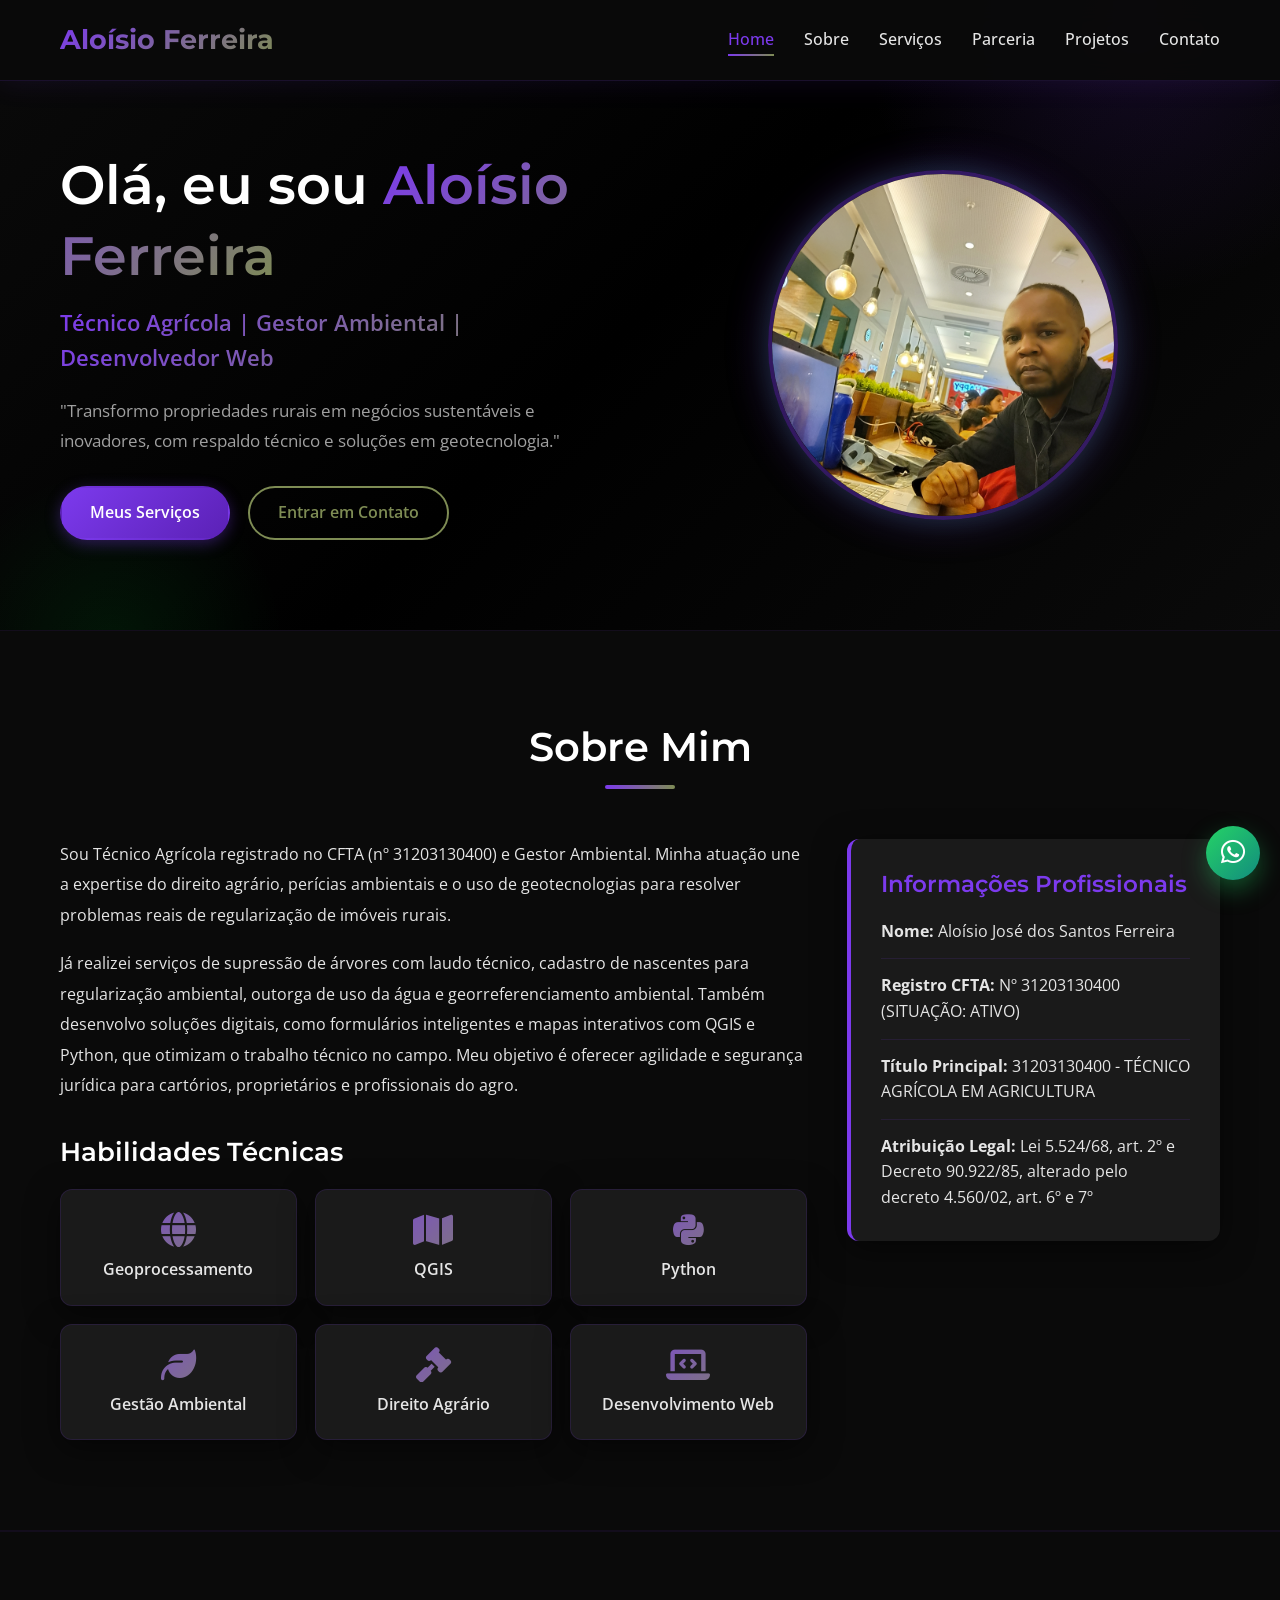
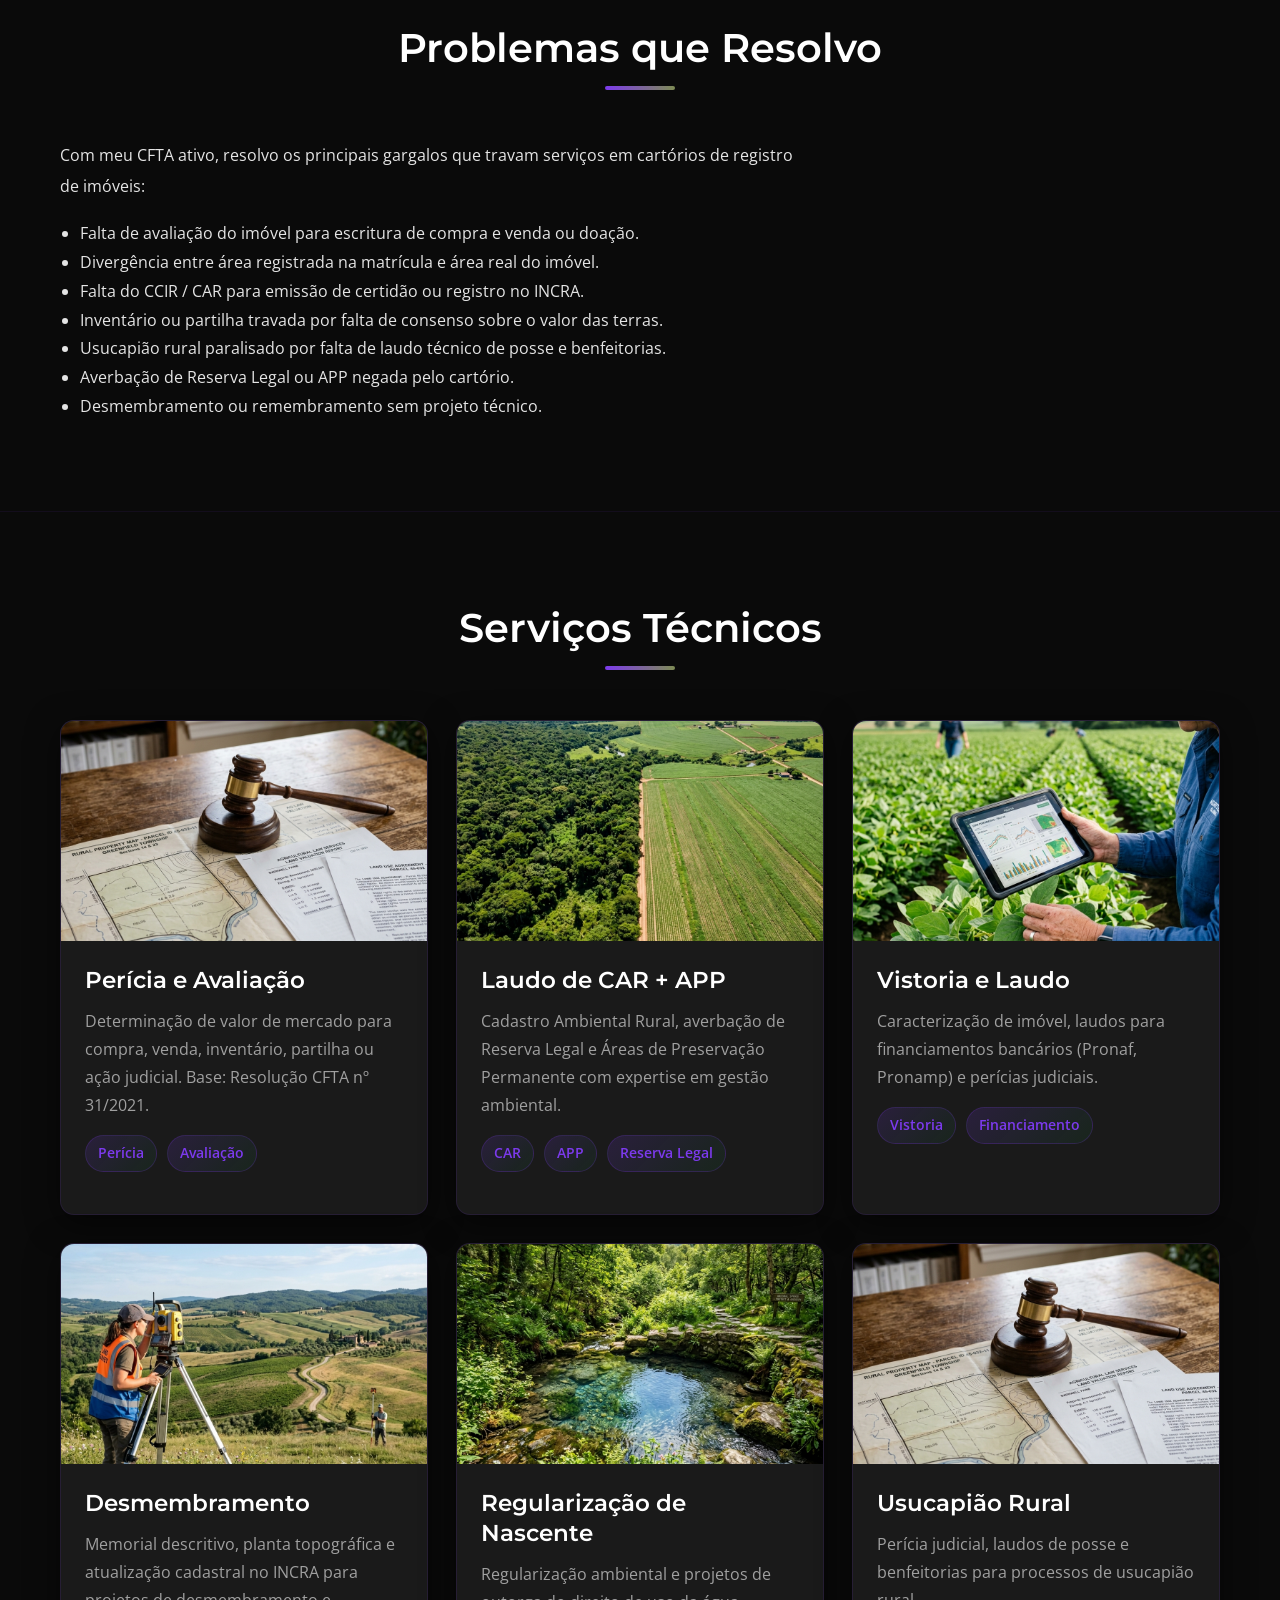
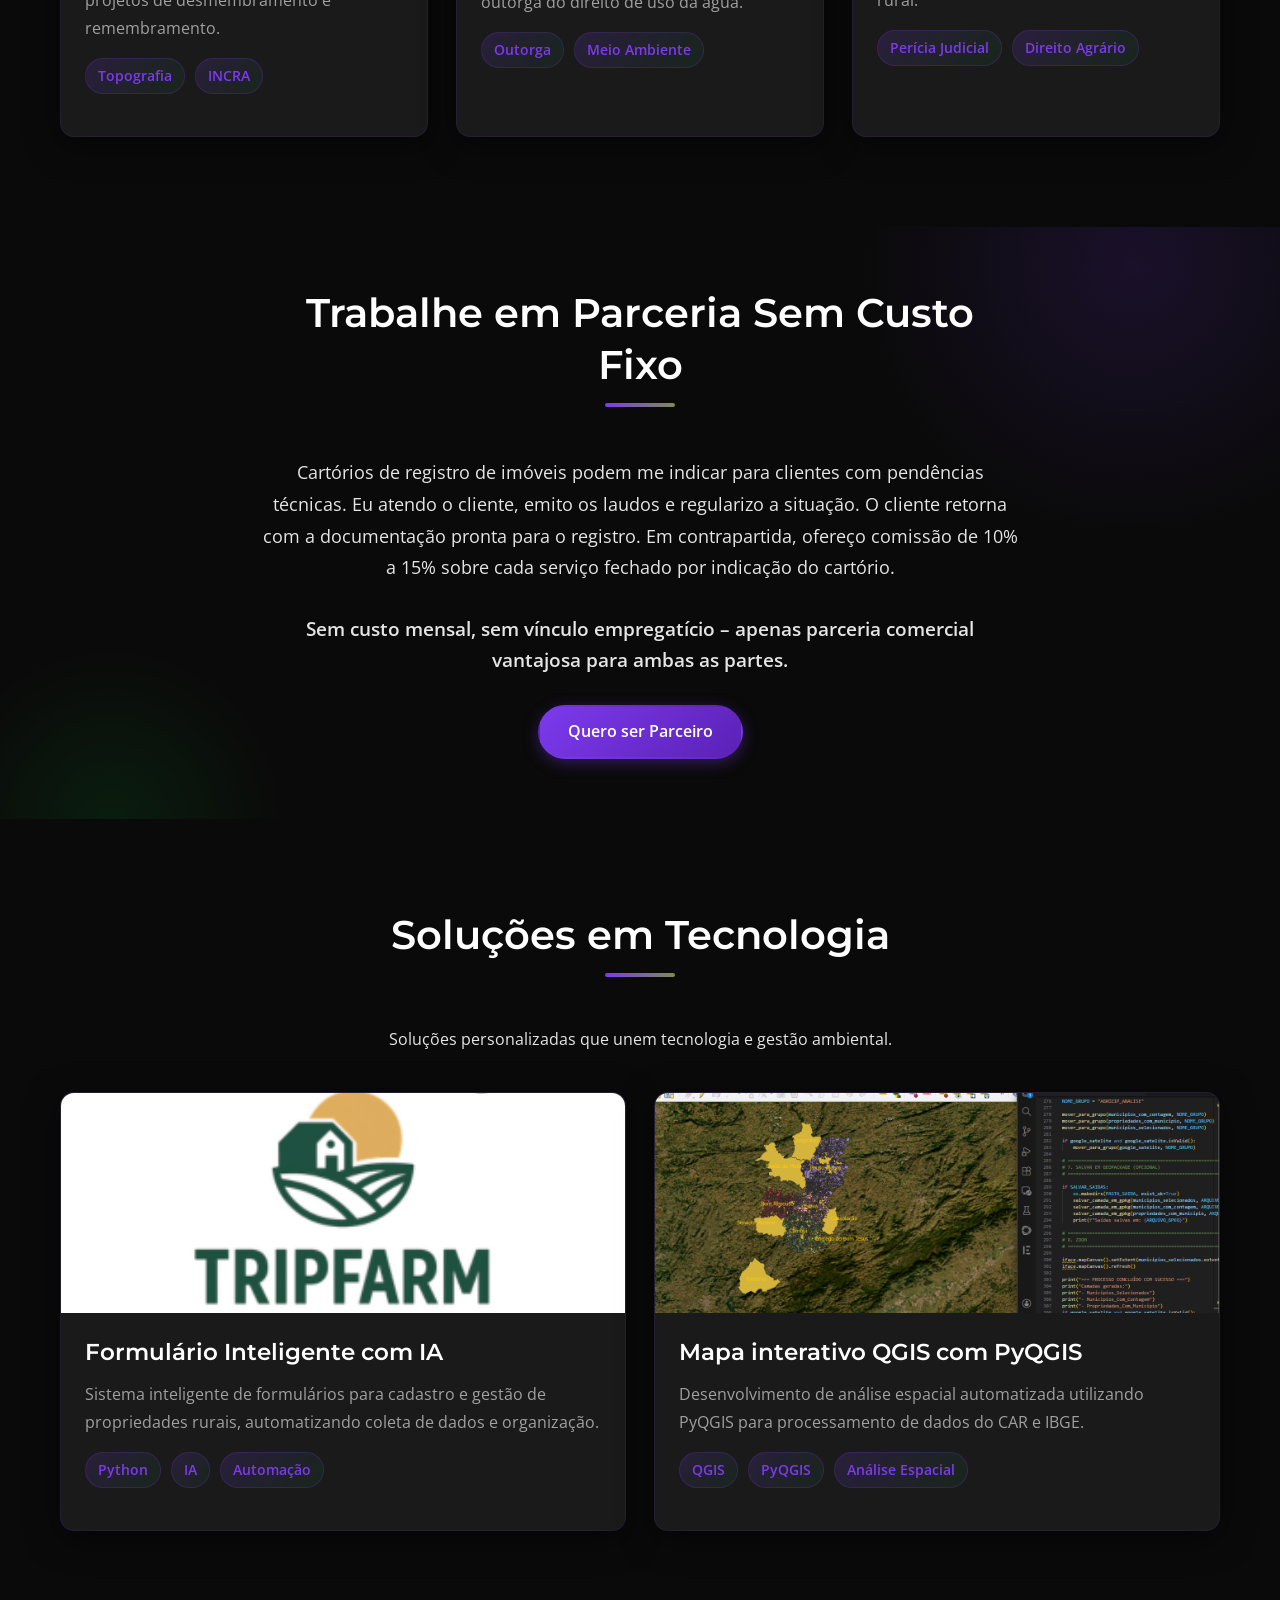
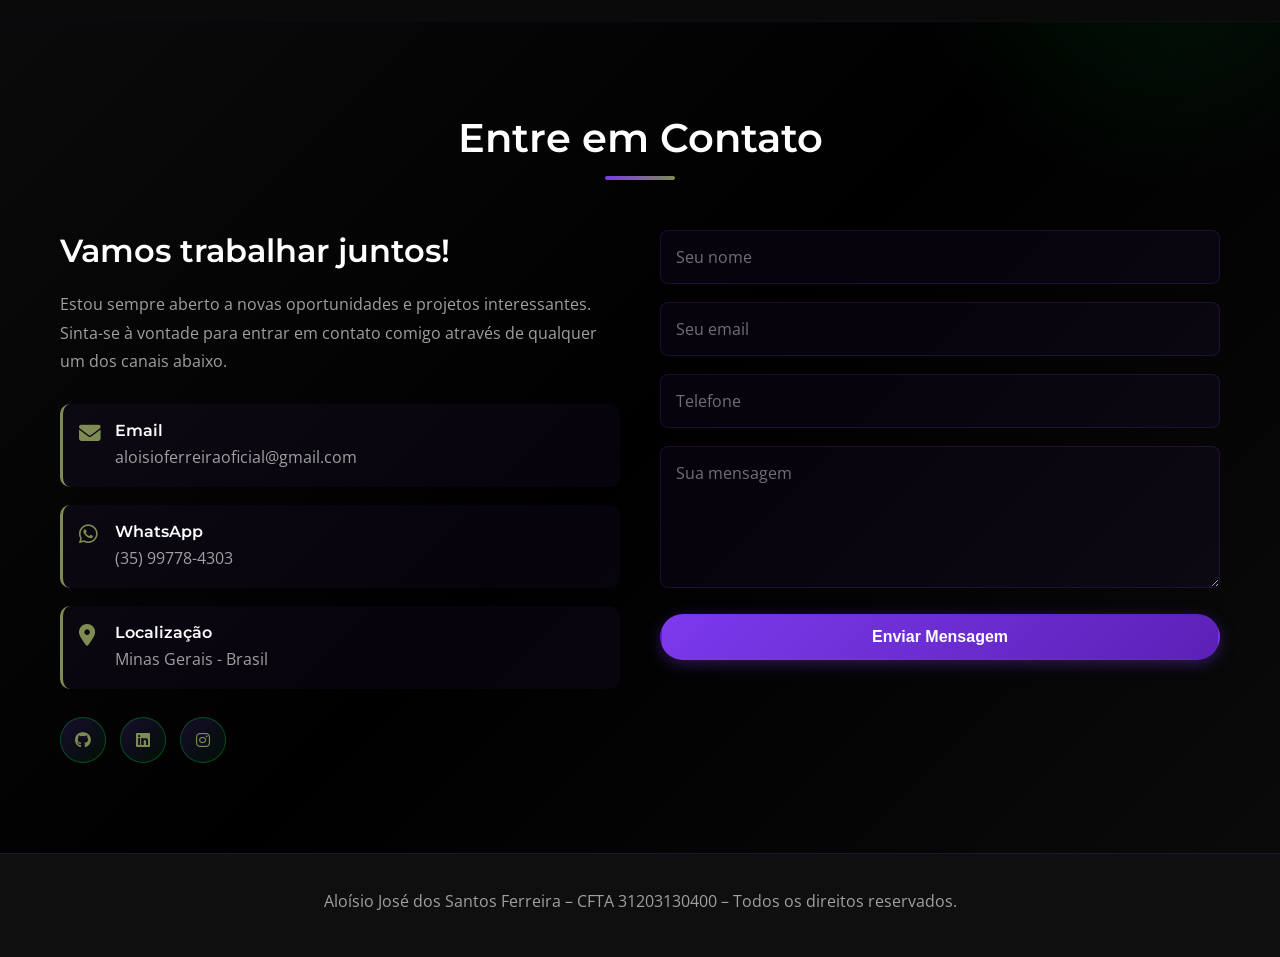
<file: index.html>
<!DOCTYPE html>
<html lang="pt-br">

<head>
    <meta charset="UTF-8">
    <meta name="viewport" content="width=device-width, initial-scale=1.0">
    <meta name="description"
        content="Portfólio de Aloísio José dos Santos Ferreira - Técnico Agrícola em Agricultura, Gestor Ambiental e Desenvolvedor Web.">
    <meta name="theme-color" content="#7C3AED">
    <title>Portfólio - Aloísio Ferreira</title>

    <link rel="stylesheet" href="style.css">
    <link rel="stylesheet" href="https://cdnjs.cloudflare.com/ajax/libs/font-awesome/6.4.0/css/all.min.css">
    <link
        href="https://fonts.googleapis.com/css2?family=Montserrat:wght@300;400;500;600;700&family=Open+Sans:wght@300;400;600&display=swap"
        rel="stylesheet">
</head>

<body>
    <nav class="navbar" role="navigation" aria-label="Navegação principal">
        <div class="container">
            <a href="#home" class="logo" aria-label="Logo do portfólio">Aloísio Ferreira</a>

            <ul class="nav-links">
                <li><a href="#home">Home</a></li>
                <li><a href="#sobre">Sobre</a></li>
                <li><a href="#servicos">Serviços</a></li>
                <li><a href="#parceria">Parceria</a></li>
                <li><a href="#projetos">Projetos</a></li>
                <li><a href="#contato">Contato</a></li>
            </ul>

            <button class="menu-toggle" aria-label="Abrir menu de navegação" aria-expanded="false">
                <i class="fas fa-bars"></i>
            </button>
        </div>
    </nav>

    <section id="home" class="hero" role="region" aria-label="Seção inicial">
        <div class="container hero-container">
            <div class="hero-content">
                <h1>Olá, eu sou <span class="highlight">Aloísio Ferreira</span></h1>
                <p class="subtitle">Técnico Agrícola | Gestor Ambiental | Desenvolvedor Web</p>
                <p class="description">
                    "Transformo propriedades rurais em negócios sustentáveis e inovadores, com respaldo técnico e soluções em geotecnologia."
                </p>

                <div class="hero-buttons">
                    <a href="#servicos" class="btn btn-primary">Meus Serviços</a>
                    <a href="#contato" class="btn btn-secondary">Entrar em Contato</a>
                </div>
            </div>

            <div class="hero-image">
                <img src="assents/images/aloisio.jpg" alt="Aloísio Ferreira" class="image-placeholder">
            </div>
        </div>
    </section>

    <section id="sobre" class="sobre" role="region" aria-label="Sobre mim">
        <div class="container">
            <h2 class="section-title">Sobre Mim</h2>

            <div class="sobre-content">
                <div class="sobre-text">
                    <p>
                        Sou Técnico Agrícola registrado no CFTA (nº 31203130400) e Gestor Ambiental. Minha atuação une a expertise do direito agrário, perícias ambientais e o uso de geotecnologias para resolver problemas reais de regularização de imóveis rurais.
                    </p>

                    <p>
                        Já realizei serviços de supressão de árvores com laudo técnico, cadastro de nascentes para regularização ambiental, outorga de uso da água e georreferenciamento ambiental. Também desenvolvo soluções digitais, como formulários inteligentes e mapas interativos com QGIS e Python, que otimizam o trabalho técnico no campo. Meu objetivo é oferecer agilidade e segurança jurídica para cartórios, proprietários e profissionais do agro.
                    </p>

                    <div class="skills">
                        <h3>Habilidades Técnicas</h3>

                        <div class="skills-grid">
                            <div class="skill-item">
                                <i class="fas fa-globe"></i>
                                <span>Geoprocessamento</span>
                            </div>

                            <div class="skill-item">
                                <i class="fas fa-map"></i>
                                <span>QGIS</span>
                            </div>

                            <div class="skill-item">
                                <i class="fab fa-python"></i>
                                <span>Python</span>
                            </div>

                            <div class="skill-item">
                                <i class="fas fa-leaf"></i>
                                <span>Gestão Ambiental</span>
                            </div>

                            <div class="skill-item">
                                <i class="fas fa-gavel"></i>
                                <span>Direito Agrário</span>
                            </div>

                            <div class="skill-item">
                                <i class="fas fa-laptop-code"></i>
                                <span>Desenvolvimento Web</span>
                            </div>
                        </div>
                    </div>
                </div>

                <div class="sobre-info">
                    <div class="info-card">
                        <h3>Informações Profissionais</h3>
                        <ul>
                            <li><strong>Nome:</strong> Aloísio José dos Santos Ferreira</li>
                            <li><strong>Registro CFTA:</strong> Nº 31203130400 (SITUAÇÃO: ATIVO)</li>
                            <li><strong>Título Principal:</strong> 31203130400 - TÉCNICO AGRÍCOLA EM AGRICULTURA</li>
                            <li><strong>Atribuição Legal:</strong> Lei 5.524/68, art. 2º e Decreto 90.922/85, alterado pelo decreto 4.560/02, art. 6º e 7º</li>
                        </ul>
                    </div>
                </div>
            </div>
        </div>
    </section>

    <!-- NOVA SEÇÃO: Problemas que resolvo -->
    <section id="problemas" class="sobre" style="background-color: var(--bg-alt);" role="region" aria-label="Problemas que resolvo">
        <div class="container">
            <h2 class="section-title">Problemas que Resolvo</h2>
            <div class="sobre-content">
                <div class="sobre-text" style="width: 100%;">
                    <p>Com meu CFTA ativo, resolvo os principais gargalos que travam serviços em cartórios de registro de imóveis:</p>
                    <ul style="list-style-type: disc; margin-left: 20px; line-height: 1.8;">
                        <li>Falta de avaliação do imóvel para escritura de compra e venda ou doação.</li>
                        <li>Divergência entre área registrada na matrícula e área real do imóvel.</li>
                        <li>Falta do CCIR / CAR para emissão de certidão ou registro no INCRA.</li>
                        <li>Inventário ou partilha travada por falta de consenso sobre o valor das terras.</li>
                        <li>Usucapião rural paralisado por falta de laudo técnico de posse e benfeitorias.</li>
                        <li>Averbação de Reserva Legal ou APP negada pelo cartório.</li>
                        <li>Desmembramento ou remembramento sem projeto técnico.</li>
                    </ul>
                </div>
            </div>
        </div>
    </section>

    <!-- SEÇÃO DE SERVIÇOS TÉCNICOS baseada nos cards de projetos -->
    <section id="servicos" class="projetos" role="region" aria-label="Serviços Técnicos">
        <div class="container">
            <h2 class="section-title">Serviços Técnicos</h2>

            <div class="projetos-grid">
                <div class="projeto-card">
                    <div class="projeto-img">
                        <img src="assents/images/pericia_avaliacao_1781607121762.png" alt="Perícia e Avaliação" class="projeto-imagem">
                    </div>
                    <div class="projeto-info">
                        <h3>Perícia e Avaliação</h3>
                        <p>
                            Determinação de valor de mercado para compra, venda, inventário, partilha ou ação judicial. Base: Resolução CFTA nº 31/2021.
                        </p>
                        <div class="projeto-tags">
                            <span class="tag">Perícia</span>
                            <span class="tag">Avaliação</span>
                        </div>
                    </div>
                </div>

                <div class="projeto-card">
                    <div class="projeto-img">
                        <img src="assents/images/car_app_laudo_1781607206945.png" alt="Laudo de CAR e APP" class="projeto-imagem">
                    </div>
                    <div class="projeto-info">
                        <h3>Laudo de CAR + APP</h3>
                        <p>
                            Cadastro Ambiental Rural, averbação de Reserva Legal e Áreas de Preservação Permanente com expertise em gestão ambiental.
                        </p>
                        <div class="projeto-tags">
                            <span class="tag">CAR</span>
                            <span class="tag">APP</span>
                            <span class="tag">Reserva Legal</span>
                        </div>
                    </div>
                </div>

                <div class="projeto-card">
                    <div class="projeto-img">
                        <img src="assents/images/vistoria_laudo_1781607281489.png" alt="Vistoria e Laudo" class="projeto-imagem">
                    </div>
                    <div class="projeto-info">
                        <h3>Vistoria e Laudo</h3>
                        <p>
                            Caracterização de imóvel, laudos para financiamentos bancários (Pronaf, Pronamp) e perícias judiciais.
                        </p>
                        <div class="projeto-tags">
                            <span class="tag">Vistoria</span>
                            <span class="tag">Financiamento</span>
                        </div>
                    </div>
                </div>

                <div class="projeto-card">
                    <div class="projeto-img">
                        <img src="assents/images/desmembramento_topografia_1781607310013.png" alt="Desmembramento e Topografia" class="projeto-imagem">
                    </div>
                    <div class="projeto-info">
                        <h3>Desmembramento</h3>
                        <p>
                            Memorial descritivo, planta topográfica e atualização cadastral no INCRA para projetos de desmembramento e remembramento.
                        </p>
                        <div class="projeto-tags">
                            <span class="tag">Topografia</span>
                            <span class="tag">INCRA</span>
                        </div>
                    </div>
                </div>

                <div class="projeto-card">
                    <div class="projeto-img">
                        <img src="assents/images/regularizacao_nascente_1781607322660.png" alt="Regularização de Nascente" class="projeto-imagem">
                    </div>
                    <div class="projeto-info">
                        <h3>Regularização de Nascente</h3>
                        <p>
                            Regularização ambiental e projetos de outorga do direito de uso da água.
                        </p>
                        <div class="projeto-tags">
                            <span class="tag">Outorga</span>
                            <span class="tag">Meio Ambiente</span>
                        </div>
                    </div>
                </div>

                <div class="projeto-card">
                    <div class="projeto-img">
                        <img src="assents/images/pericia_avaliacao_1781607121762.png" alt="Usucapião Rural" class="projeto-imagem">
                    </div>
                    <div class="projeto-info">
                        <h3>Usucapião Rural</h3>
                        <p>
                            Perícia judicial, laudos de posse e benfeitorias para processos de usucapião rural.
                        </p>
                        <div class="projeto-tags">
                            <span class="tag">Perícia Judicial</span>
                            <span class="tag">Direito Agrário</span>
                        </div>
                    </div>
                </div>
            </div>
        </div>
    </section>

    <!-- NOVA SEÇÃO: Parceria com Cartórios -->
    <section id="parceria" class="hero" style="padding: 60px 0; background: var(--bg-alt);" role="region" aria-label="Parceria com Cartórios">
        <div class="container" style="text-align: center; max-width: 800px;">
            <h2 class="section-title">Trabalhe em Parceria Sem Custo Fixo</h2>
            <p style="font-size: 1.1rem; line-height: 1.8; margin-bottom: 30px;">
                Cartórios de registro de imóveis podem me indicar para clientes com pendências técnicas. Eu atendo o cliente, emito os laudos e regularizo a situação. O cliente retorna com a documentação pronta para o registro. Em contrapartida, ofereço comissão de 10% a 15% sobre cada serviço fechado por indicação do cartório.
            </p>
            <p style="font-size: 1.2rem; font-weight: 600; color: var(--primary);">
                Sem custo mensal, sem vínculo empregatício – apenas parceria comercial vantajosa para ambas as partes.
            </p>
            <a href="#contato" class="btn btn-primary" style="margin-top: 30px;">Quero ser Parceiro</a>
        </div>
    </section>

    <!-- SEÇÃO DE PROJETOS DE DESENVOLVIMENTO -->
    <section id="projetos" class="projetos" role="region" aria-label="Projetos Digitais">
        <div class="container">
            <h2 class="section-title">Soluções em Tecnologia</h2>
            <p style="text-align: center; margin-bottom: 40px; color: var(--text-light);">Soluções personalizadas que unem tecnologia e gestão ambiental.</p>

            <div class="projetos-grid">
                <div class="projeto-card">
                    <div class="projeto-img">
                        <img src="tripfarm-formulario.png" alt="Formulário Inteligente com IA" class="projeto-imagem">
                    </div>
                    <div class="projeto-info">
                        <h3>Formulário Inteligente com IA</h3>
                        <p>
                            Sistema inteligente de formulários para cadastro e gestão de propriedades rurais, automatizando coleta de dados e organização.
                        </p>
                        <div class="projeto-tags">
                            <span class="tag">Python</span>
                            <span class="tag">IA</span>
                            <span class="tag">Automação</span>
                        </div>
                    </div>
                </div>

                <div class="projeto-card">
                    <div class="projeto-img">
                        <img src="qgis.png" alt="Mapa QGIS" class="projeto-imagem">
                    </div>
                    <div class="projeto-info">
                        <h3>Mapa interativo QGIS com PyQGIS</h3>
                        <p>
                            Desenvolvimento de análise espacial automatizada utilizando PyQGIS para processamento de dados do CAR e IBGE.
                        </p>
                        <div class="projeto-tags">
                            <span class="tag">QGIS</span>
                            <span class="tag">PyQGIS</span>
                            <span class="tag">Análise Espacial</span>
                        </div>
                    </div>
                </div>
            </div>
        </div>
    </section>

    <section id="contato" class="contato" role="region" aria-label="Seção de contato">
        <div class="container">
            <h2 class="section-title">Entre em Contato</h2>

            <div class="contato-content">
                <div class="contato-info">
                    <h3>Vamos trabalhar juntos!</h3>
                    <p>
                        Estou sempre aberto a novas oportunidades e projetos interessantes.
                        Sinta-se à vontade para entrar em contato comigo através de qualquer um dos canais abaixo.
                    </p>

                    <div class="contato-detalhes">
                        <div class="contato-item">
                            <i class="fas fa-envelope" aria-hidden="true"></i>
                            <div>
                                <h4>Email</h4>
                                <p>
                                    <a href="mailto:aloisioferreiraoficial@gmail.com">
                                        aloisioferreiraoficial@gmail.com
                                    </a>
                                </p>
                            </div>
                        </div>

                        <div class="contato-item">
                            <i class="fab fa-whatsapp" aria-hidden="true"></i>
                            <div>
                                <h4>WhatsApp</h4>
                                <p>
                                    <a href="https://wa.me/5535997784303?text=Ol%C3%A1%20Alo%C3%ADsio%2C%20vim%20pelo%20seu%20portf%C3%B3lio%20e%20gostaria%20de%20saber%20mais%20sobre%20seus%20servi%C3%A7os%20t%C3%A9cnicos."
                                        target="_blank">
                                        (35) 99778-4303
                                    </a>
                                </p>
                            </div>
                        </div>

                        <div class="contato-item">
                            <i class="fas fa-map-marker-alt" aria-hidden="true"></i>
                            <div>
                                <h4>Localização</h4>
                                <p>Minas Gerais - Brasil</p>
                            </div>
                        </div>
                    </div>

                    <div class="social-links">
                        <a href="https://github.com/aloisioa1m" target="_blank" class="social-link" title="GitHub"
                            aria-label="Perfil no GitHub">
                            <i class="fab fa-github"></i>
                        </a>

                        <a href="https://www.linkedin.com/in/alo%C3%ADsio-ferreira-4321a3104/" target="_blank"
                            class="social-link" title="LinkedIn" aria-label="Perfil no LinkedIn">
                            <i class="fab fa-linkedin"></i>
                        </a>

                        <a href="https://www.instagram.com/aloisiooferreira/" target="_blank" class="social-link"
                            title="Instagram" aria-label="Perfil no Instagram">
                            <i class="fab fa-instagram"></i>
                        </a>
                    </div>
                </div>

                <form class="contato-form" method="POST" action="https://formsubmit.co/aloisioferreiraoficial@gmail.com" novalidate>
                    <div class="form-group">
                        <input type="text" name="name" placeholder="Seu nome" required aria-label="Nome completo">
                    </div>

                    <div class="form-group">
                        <input type="email" name="email" placeholder="Seu email" required
                            aria-label="Endereço de email">
                    </div>

                    <div class="form-group">
                        <input type="text" name="subject" placeholder="Telefone" required
                            aria-label="Telefone">
                    </div>

                    <div class="form-group">
                        <textarea name="message" placeholder="Sua mensagem" rows="5" required
                            aria-label="Mensagem"></textarea>
                    </div>

                    <button type="submit" class="btn btn-primary">Enviar Mensagem</button>
                </form>
            </div>
        </div>
    </section>

    <footer class="footer" role="contentinfo">
        <div class="container">
            <p>Aloísio José dos Santos Ferreira – CFTA 31203130400 – Todos os direitos reservados.</p>
        </div>
    </footer>

    <a href="https://wa.me/5535997784303?text=Ol%C3%A1%20Alo%C3%ADsio%2C%20vim%20pelo%20seu%20portf%C3%B3lio%20e%20gostaria%20de%20saber%20mais%20sobre%20seus%20servi%C3%A7os%20t%C3%A9cnicos." target="_blank" class="whatsapp-float"
        aria-label="Abrir conversa no WhatsApp">
        <i class="fab fa-whatsapp"></i>
    </a>

    <script src="script.js"></script>
</body>

</html>
</file>
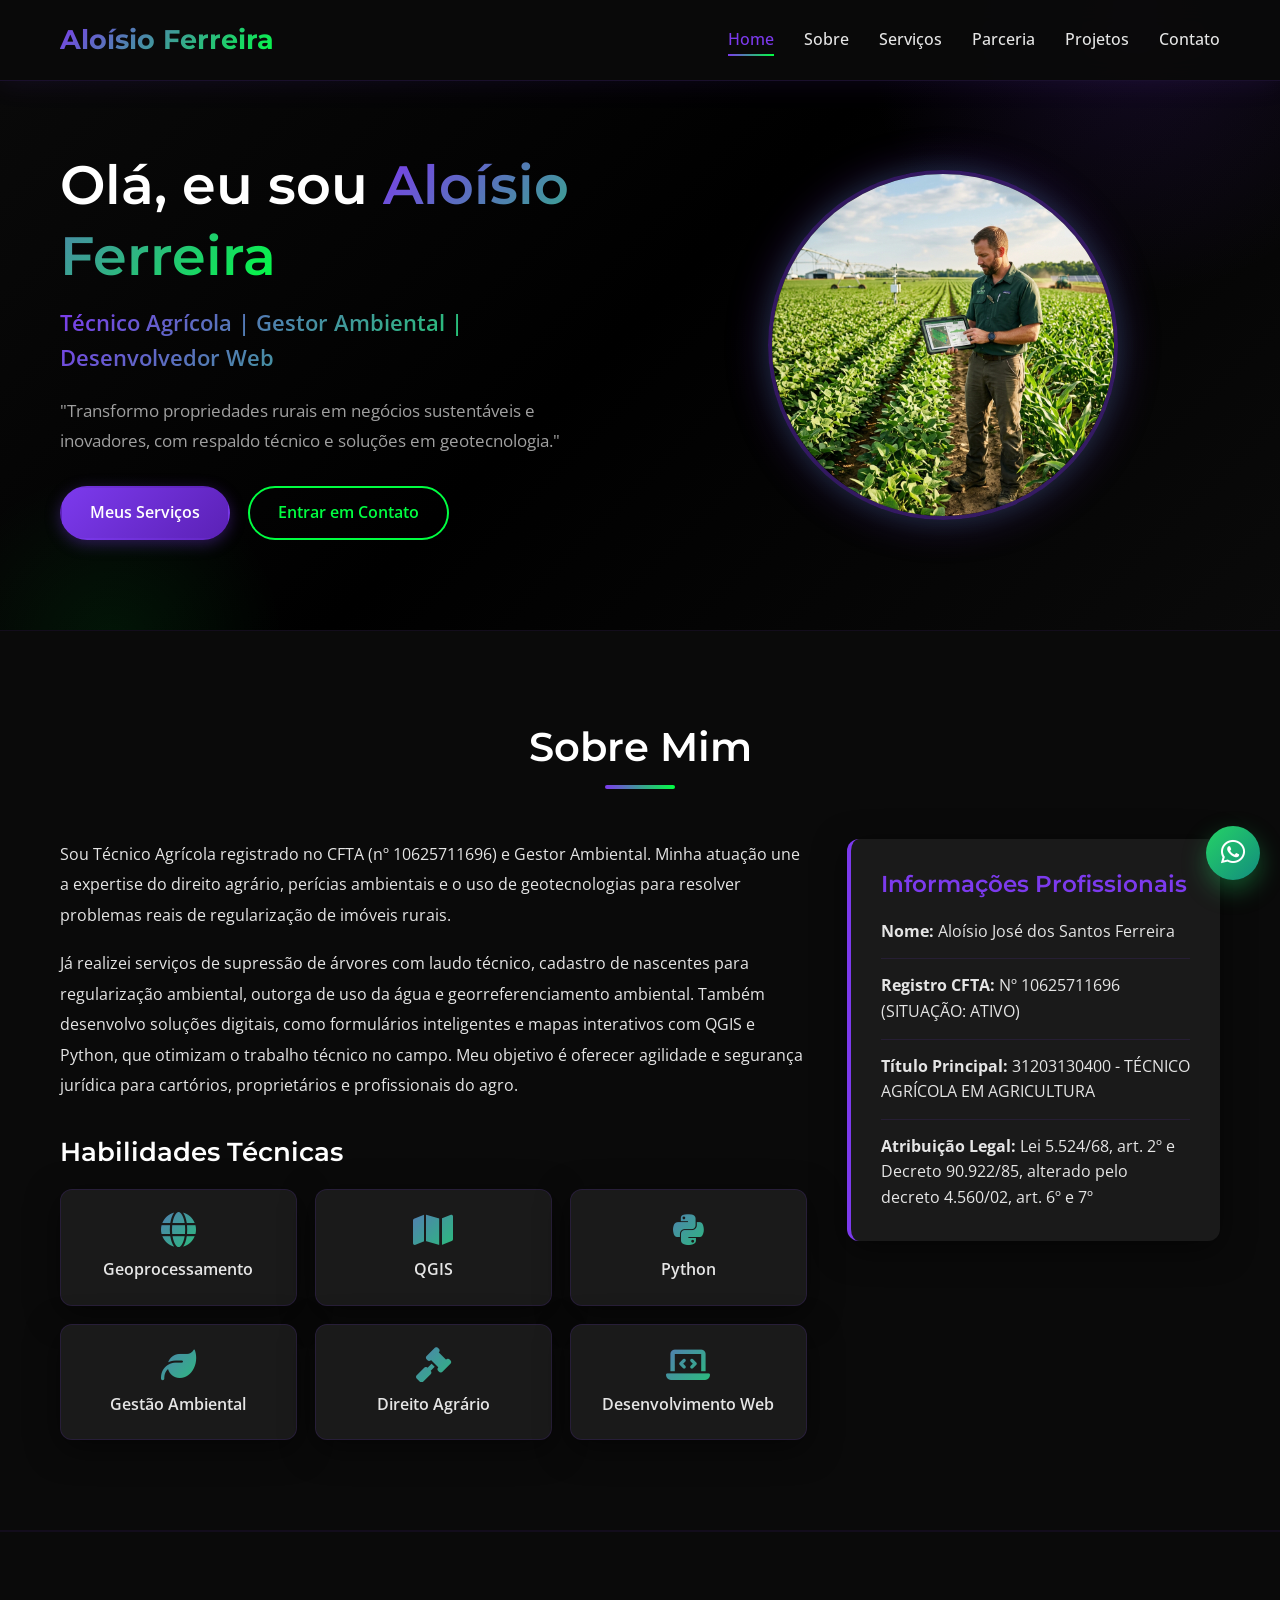
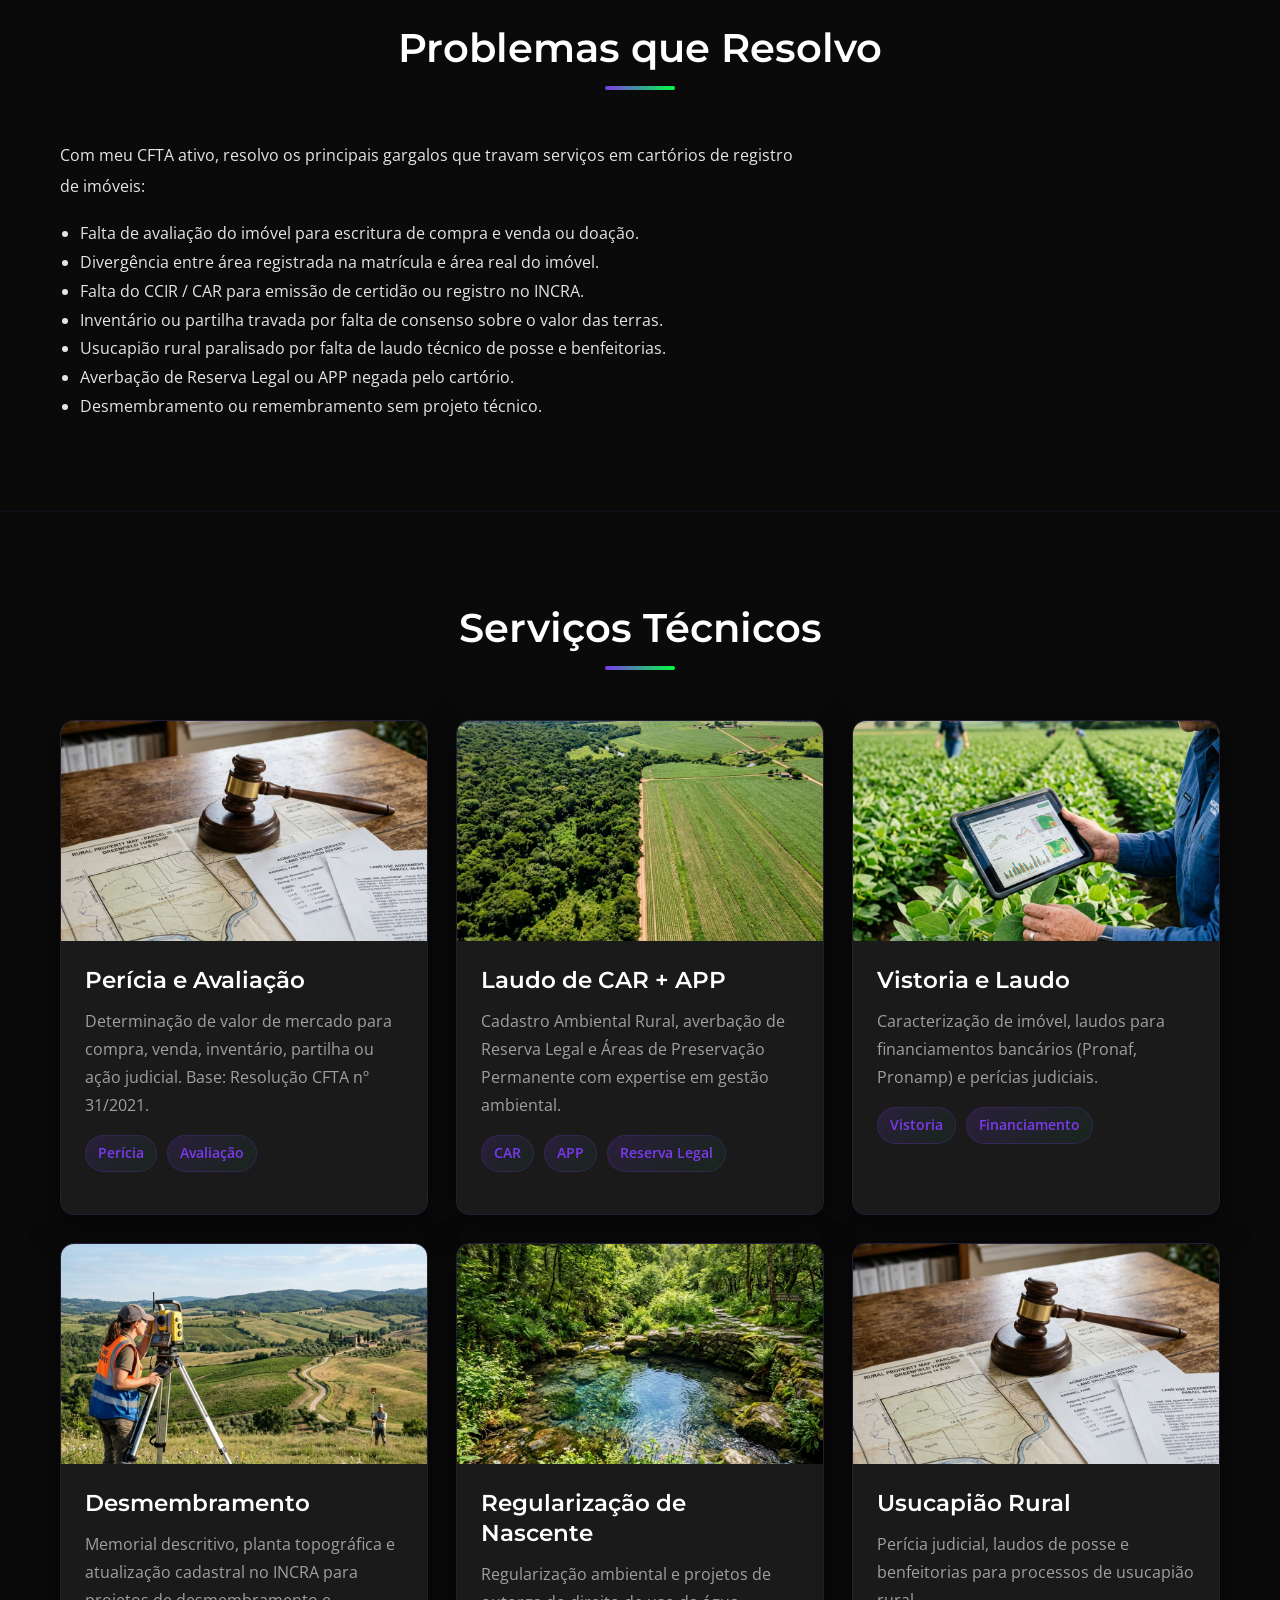
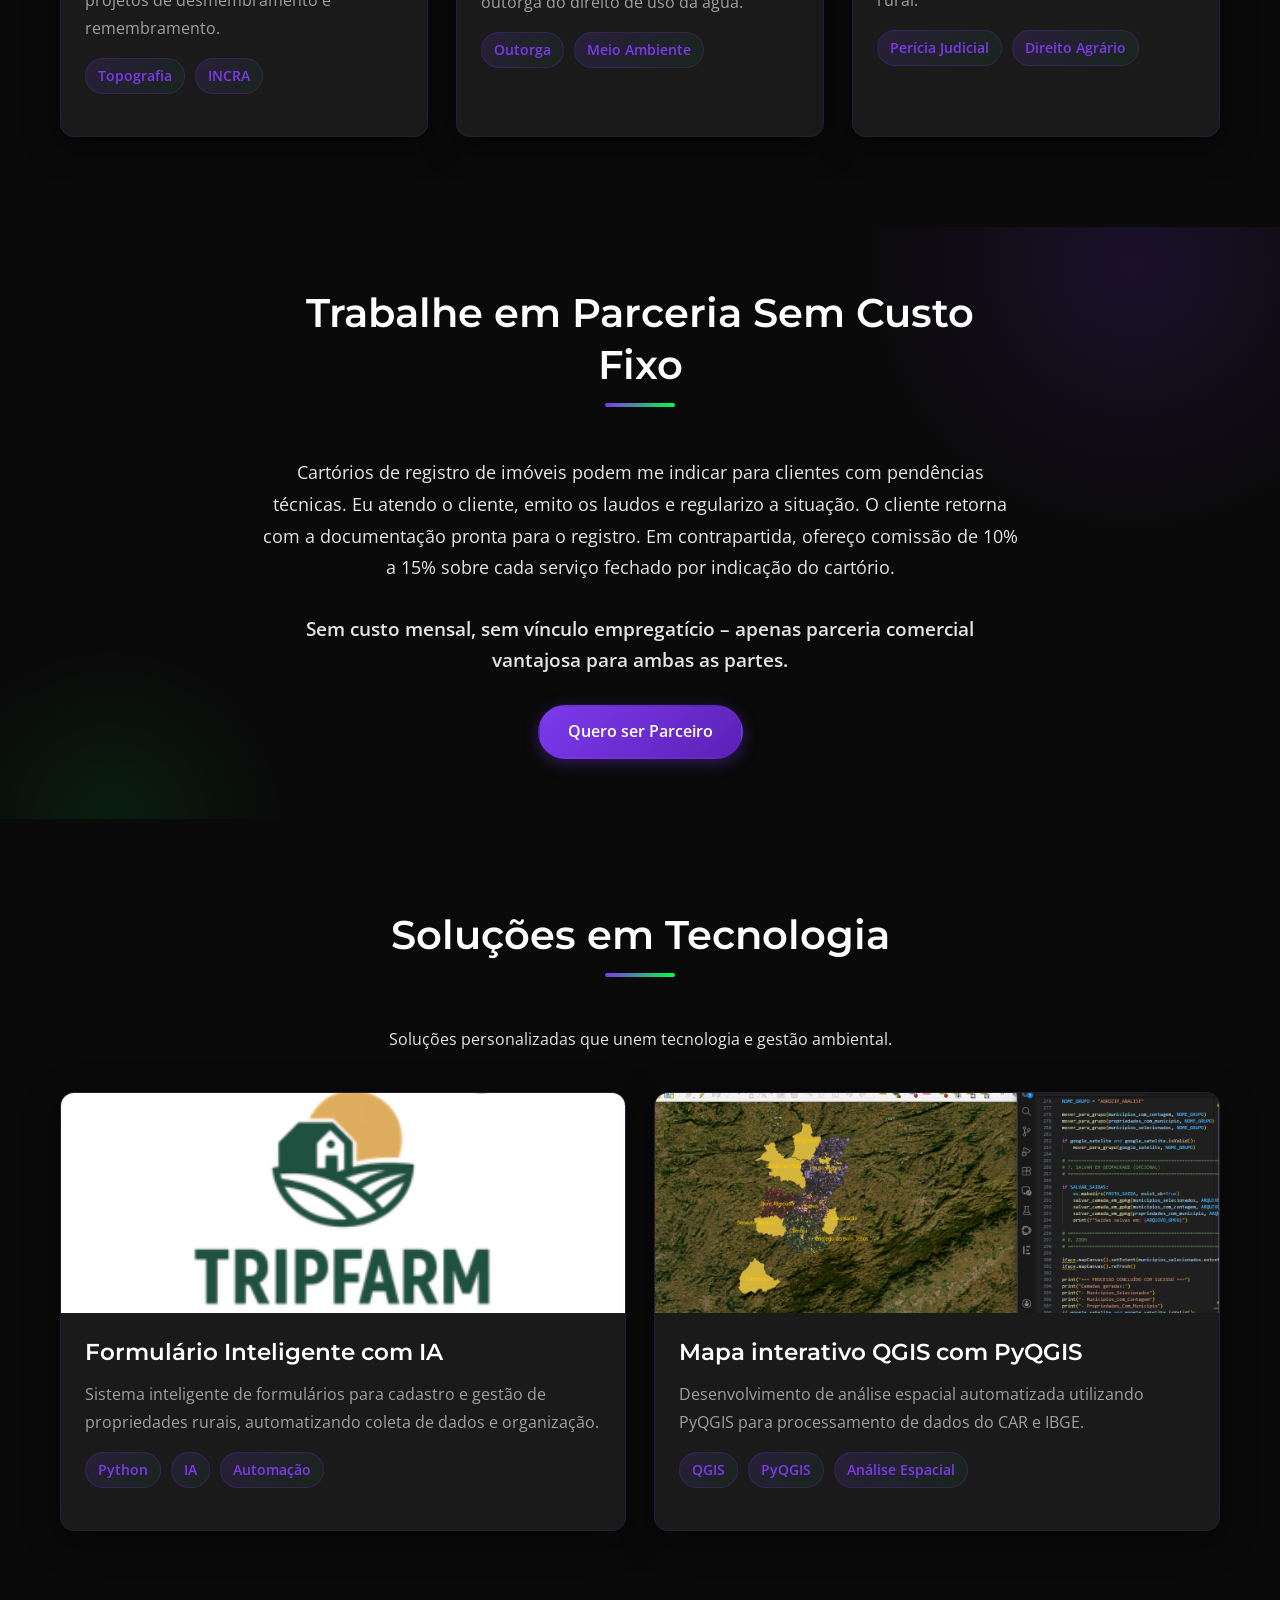
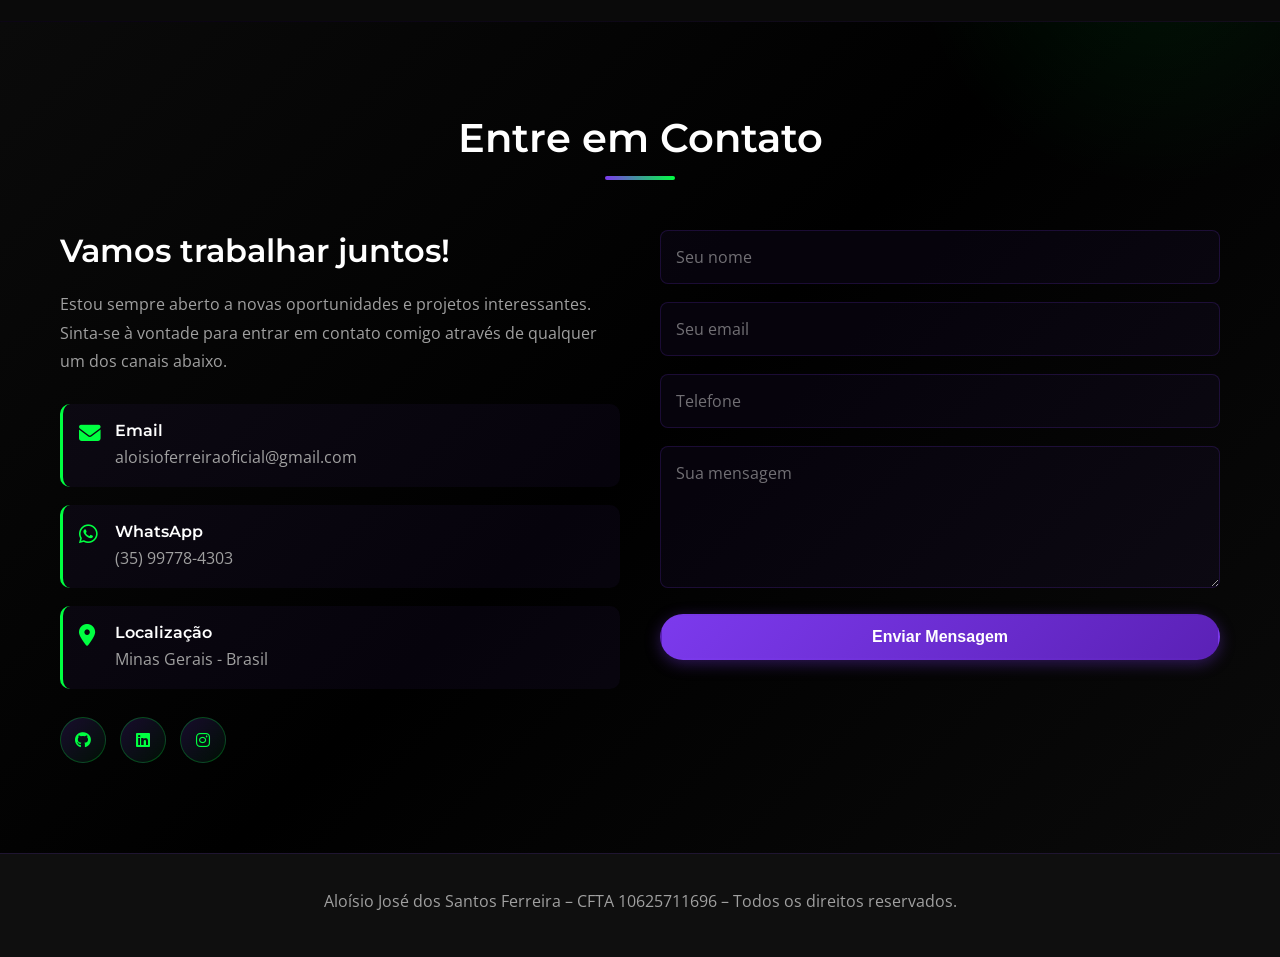
<file: portfoicio-aloisio-main/index.html>
<!DOCTYPE html>
<html lang="pt-br">

<head>
    <meta charset="UTF-8">
    <meta name="viewport" content="width=device-width, initial-scale=1.0">
    <meta name="description"
        content="Portfólio de Aloísio José dos Santos Ferreira - Técnico Agrícola em Agricultura, Gestor Ambiental e Desenvolvedor Web.">
    <meta name="theme-color" content="#7C3AED">
    <title>Portfólio - Aloísio Ferreira</title>

    <link rel="stylesheet" href="style.css">
    <link rel="stylesheet" href="https://cdnjs.cloudflare.com/ajax/libs/font-awesome/6.4.0/css/all.min.css">
    <link
        href="https://fonts.googleapis.com/css2?family=Montserrat:wght@300;400;500;600;700&family=Open+Sans:wght@300;400;600&display=swap"
        rel="stylesheet">
</head>

<body>
    <nav class="navbar" role="navigation" aria-label="Navegação principal">
        <div class="container">
            <a href="#home" class="logo" aria-label="Logo do portfólio">Aloísio Ferreira</a>

            <ul class="nav-links">
                <li><a href="#home">Home</a></li>
                <li><a href="#sobre">Sobre</a></li>
                <li><a href="#servicos">Serviços</a></li>
                <li><a href="#parceria">Parceria</a></li>
                <li><a href="#projetos">Projetos</a></li>
                <li><a href="#contato">Contato</a></li>
            </ul>

            <button class="menu-toggle" aria-label="Abrir menu de navegação" aria-expanded="false">
                <i class="fas fa-bars"></i>
            </button>
        </div>
    </nav>

    <section id="home" class="hero" role="region" aria-label="Seção inicial">
        <div class="container hero-container">
            <div class="hero-content">
                <h1>Olá, eu sou <span class="highlight">Aloísio Ferreira</span></h1>
                <p class="subtitle">Técnico Agrícola | Gestor Ambiental | Desenvolvedor Web</p>
                <p class="description">
                    "Transformo propriedades rurais em negócios sustentáveis e inovadores, com respaldo técnico e soluções em geotecnologia."
                </p>

                <div class="hero-buttons">
                    <a href="#servicos" class="btn btn-primary">Meus Serviços</a>
                    <a href="#contato" class="btn btn-secondary">Entrar em Contato</a>
                </div>
            </div>

            <div class="hero-image">
                <img src="assents/images/hero_agronomo_1781607107049.png" alt="Aloísio Ferreira" class="image-placeholder">
            </div>
        </div>
    </section>

    <section id="sobre" class="sobre" role="region" aria-label="Sobre mim">
        <div class="container">
            <h2 class="section-title">Sobre Mim</h2>

            <div class="sobre-content">
                <div class="sobre-text">
                    <p>
                        Sou Técnico Agrícola registrado no CFTA (nº 10625711696) e Gestor Ambiental. Minha atuação une a expertise do direito agrário, perícias ambientais e o uso de geotecnologias para resolver problemas reais de regularização de imóveis rurais.
                    </p>

                    <p>
                        Já realizei serviços de supressão de árvores com laudo técnico, cadastro de nascentes para regularização ambiental, outorga de uso da água e georreferenciamento ambiental. Também desenvolvo soluções digitais, como formulários inteligentes e mapas interativos com QGIS e Python, que otimizam o trabalho técnico no campo. Meu objetivo é oferecer agilidade e segurança jurídica para cartórios, proprietários e profissionais do agro.
                    </p>

                    <div class="skills">
                        <h3>Habilidades Técnicas</h3>

                        <div class="skills-grid">
                            <div class="skill-item">
                                <i class="fas fa-globe"></i>
                                <span>Geoprocessamento</span>
                            </div>

                            <div class="skill-item">
                                <i class="fas fa-map"></i>
                                <span>QGIS</span>
                            </div>

                            <div class="skill-item">
                                <i class="fab fa-python"></i>
                                <span>Python</span>
                            </div>

                            <div class="skill-item">
                                <i class="fas fa-leaf"></i>
                                <span>Gestão Ambiental</span>
                            </div>

                            <div class="skill-item">
                                <i class="fas fa-gavel"></i>
                                <span>Direito Agrário</span>
                            </div>

                            <div class="skill-item">
                                <i class="fas fa-laptop-code"></i>
                                <span>Desenvolvimento Web</span>
                            </div>
                        </div>
                    </div>
                </div>

                <div class="sobre-info">
                    <div class="info-card">
                        <h3>Informações Profissionais</h3>
                        <ul>
                            <li><strong>Nome:</strong> Aloísio José dos Santos Ferreira</li>
                            <li><strong>Registro CFTA:</strong> Nº 10625711696 (SITUAÇÃO: ATIVO)</li>
                            <li><strong>Título Principal:</strong> 31203130400 - TÉCNICO AGRÍCOLA EM AGRICULTURA</li>
                            <li><strong>Atribuição Legal:</strong> Lei 5.524/68, art. 2º e Decreto 90.922/85, alterado pelo decreto 4.560/02, art. 6º e 7º</li>
                        </ul>
                    </div>
                </div>
            </div>
        </div>
    </section>

    <!-- NOVA SEÇÃO: Problemas que resolvo -->
    <section id="problemas" class="sobre" style="background-color: var(--bg-alt);" role="region" aria-label="Problemas que resolvo">
        <div class="container">
            <h2 class="section-title">Problemas que Resolvo</h2>
            <div class="sobre-content">
                <div class="sobre-text" style="width: 100%;">
                    <p>Com meu CFTA ativo, resolvo os principais gargalos que travam serviços em cartórios de registro de imóveis:</p>
                    <ul style="list-style-type: disc; margin-left: 20px; line-height: 1.8;">
                        <li>Falta de avaliação do imóvel para escritura de compra e venda ou doação.</li>
                        <li>Divergência entre área registrada na matrícula e área real do imóvel.</li>
                        <li>Falta do CCIR / CAR para emissão de certidão ou registro no INCRA.</li>
                        <li>Inventário ou partilha travada por falta de consenso sobre o valor das terras.</li>
                        <li>Usucapião rural paralisado por falta de laudo técnico de posse e benfeitorias.</li>
                        <li>Averbação de Reserva Legal ou APP negada pelo cartório.</li>
                        <li>Desmembramento ou remembramento sem projeto técnico.</li>
                    </ul>
                </div>
            </div>
        </div>
    </section>

    <!-- SEÇÃO DE SERVIÇOS TÉCNICOS baseada nos cards de projetos -->
    <section id="servicos" class="projetos" role="region" aria-label="Serviços Técnicos">
        <div class="container">
            <h2 class="section-title">Serviços Técnicos</h2>

            <div class="projetos-grid">
                <div class="projeto-card">
                    <div class="projeto-img">
                        <img src="assents/images/pericia_avaliacao_1781607121762.png" alt="Perícia e Avaliação" class="projeto-imagem">
                    </div>
                    <div class="projeto-info">
                        <h3>Perícia e Avaliação</h3>
                        <p>
                            Determinação de valor de mercado para compra, venda, inventário, partilha ou ação judicial. Base: Resolução CFTA nº 31/2021.
                        </p>
                        <div class="projeto-tags">
                            <span class="tag">Perícia</span>
                            <span class="tag">Avaliação</span>
                        </div>
                    </div>
                </div>

                <div class="projeto-card">
                    <div class="projeto-img">
                        <img src="assents/images/car_app_laudo_1781607206945.png" alt="Laudo de CAR e APP" class="projeto-imagem">
                    </div>
                    <div class="projeto-info">
                        <h3>Laudo de CAR + APP</h3>
                        <p>
                            Cadastro Ambiental Rural, averbação de Reserva Legal e Áreas de Preservação Permanente com expertise em gestão ambiental.
                        </p>
                        <div class="projeto-tags">
                            <span class="tag">CAR</span>
                            <span class="tag">APP</span>
                            <span class="tag">Reserva Legal</span>
                        </div>
                    </div>
                </div>

                <div class="projeto-card">
                    <div class="projeto-img">
                        <img src="assents/images/vistoria_laudo_1781607281489.png" alt="Vistoria e Laudo" class="projeto-imagem">
                    </div>
                    <div class="projeto-info">
                        <h3>Vistoria e Laudo</h3>
                        <p>
                            Caracterização de imóvel, laudos para financiamentos bancários (Pronaf, Pronamp) e perícias judiciais.
                        </p>
                        <div class="projeto-tags">
                            <span class="tag">Vistoria</span>
                            <span class="tag">Financiamento</span>
                        </div>
                    </div>
                </div>

                <div class="projeto-card">
                    <div class="projeto-img">
                        <img src="assents/images/desmembramento_topografia_1781607310013.png" alt="Desmembramento e Topografia" class="projeto-imagem">
                    </div>
                    <div class="projeto-info">
                        <h3>Desmembramento</h3>
                        <p>
                            Memorial descritivo, planta topográfica e atualização cadastral no INCRA para projetos de desmembramento e remembramento.
                        </p>
                        <div class="projeto-tags">
                            <span class="tag">Topografia</span>
                            <span class="tag">INCRA</span>
                        </div>
                    </div>
                </div>

                <div class="projeto-card">
                    <div class="projeto-img">
                        <img src="assents/images/regularizacao_nascente_1781607322660.png" alt="Regularização de Nascente" class="projeto-imagem">
                    </div>
                    <div class="projeto-info">
                        <h3>Regularização de Nascente</h3>
                        <p>
                            Regularização ambiental e projetos de outorga do direito de uso da água.
                        </p>
                        <div class="projeto-tags">
                            <span class="tag">Outorga</span>
                            <span class="tag">Meio Ambiente</span>
                        </div>
                    </div>
                </div>

                <div class="projeto-card">
                    <div class="projeto-img">
                        <img src="assents/images/pericia_avaliacao_1781607121762.png" alt="Usucapião Rural" class="projeto-imagem">
                    </div>
                    <div class="projeto-info">
                        <h3>Usucapião Rural</h3>
                        <p>
                            Perícia judicial, laudos de posse e benfeitorias para processos de usucapião rural.
                        </p>
                        <div class="projeto-tags">
                            <span class="tag">Perícia Judicial</span>
                            <span class="tag">Direito Agrário</span>
                        </div>
                    </div>
                </div>
            </div>
        </div>
    </section>

    <!-- NOVA SEÇÃO: Parceria com Cartórios -->
    <section id="parceria" class="hero" style="padding: 60px 0; background: var(--bg-alt);" role="region" aria-label="Parceria com Cartórios">
        <div class="container" style="text-align: center; max-width: 800px;">
            <h2 class="section-title">Trabalhe em Parceria Sem Custo Fixo</h2>
            <p style="font-size: 1.1rem; line-height: 1.8; margin-bottom: 30px;">
                Cartórios de registro de imóveis podem me indicar para clientes com pendências técnicas. Eu atendo o cliente, emito os laudos e regularizo a situação. O cliente retorna com a documentação pronta para o registro. Em contrapartida, ofereço comissão de 10% a 15% sobre cada serviço fechado por indicação do cartório.
            </p>
            <p style="font-size: 1.2rem; font-weight: 600; color: var(--primary);">
                Sem custo mensal, sem vínculo empregatício – apenas parceria comercial vantajosa para ambas as partes.
            </p>
            <a href="#contato" class="btn btn-primary" style="margin-top: 30px;">Quero ser Parceiro</a>
        </div>
    </section>

    <!-- SEÇÃO DE PROJETOS DE DESENVOLVIMENTO -->
    <section id="projetos" class="projetos" role="region" aria-label="Projetos Digitais">
        <div class="container">
            <h2 class="section-title">Soluções em Tecnologia</h2>
            <p style="text-align: center; margin-bottom: 40px; color: var(--text-light);">Soluções personalizadas que unem tecnologia e gestão ambiental.</p>

            <div class="projetos-grid">
                <div class="projeto-card">
                    <div class="projeto-img">
                        <img src="tripfarm-formulario.png" alt="Formulário Inteligente com IA" class="projeto-imagem">
                    </div>
                    <div class="projeto-info">
                        <h3>Formulário Inteligente com IA</h3>
                        <p>
                            Sistema inteligente de formulários para cadastro e gestão de propriedades rurais, automatizando coleta de dados e organização.
                        </p>
                        <div class="projeto-tags">
                            <span class="tag">Python</span>
                            <span class="tag">IA</span>
                            <span class="tag">Automação</span>
                        </div>
                    </div>
                </div>

                <div class="projeto-card">
                    <div class="projeto-img">
                        <img src="qgis.png" alt="Mapa QGIS" class="projeto-imagem">
                    </div>
                    <div class="projeto-info">
                        <h3>Mapa interativo QGIS com PyQGIS</h3>
                        <p>
                            Desenvolvimento de análise espacial automatizada utilizando PyQGIS para processamento de dados do CAR e IBGE.
                        </p>
                        <div class="projeto-tags">
                            <span class="tag">QGIS</span>
                            <span class="tag">PyQGIS</span>
                            <span class="tag">Análise Espacial</span>
                        </div>
                    </div>
                </div>
            </div>
        </div>
    </section>

    <section id="contato" class="contato" role="region" aria-label="Seção de contato">
        <div class="container">
            <h2 class="section-title">Entre em Contato</h2>

            <div class="contato-content">
                <div class="contato-info">
                    <h3>Vamos trabalhar juntos!</h3>
                    <p>
                        Estou sempre aberto a novas oportunidades e projetos interessantes.
                        Sinta-se à vontade para entrar em contato comigo através de qualquer um dos canais abaixo.
                    </p>

                    <div class="contato-detalhes">
                        <div class="contato-item">
                            <i class="fas fa-envelope" aria-hidden="true"></i>
                            <div>
                                <h4>Email</h4>
                                <p>
                                    <a href="mailto:aloisioferreiraoficial@gmail.com">
                                        aloisioferreiraoficial@gmail.com
                                    </a>
                                </p>
                            </div>
                        </div>

                        <div class="contato-item">
                            <i class="fab fa-whatsapp" aria-hidden="true"></i>
                            <div>
                                <h4>WhatsApp</h4>
                                <p>
                                    <a href="https://wa.me/5535997784303?text=Ol%C3%A1%20Alo%C3%ADsio%2C%20vim%20pelo%20seu%20portf%C3%B3lio%20e%20gostaria%20de%20saber%20mais%20sobre%20seus%20servi%C3%A7os%20t%C3%A9cnicos."
                                        target="_blank">
                                        (35) 99778-4303
                                    </a>
                                </p>
                            </div>
                        </div>

                        <div class="contato-item">
                            <i class="fas fa-map-marker-alt" aria-hidden="true"></i>
                            <div>
                                <h4>Localização</h4>
                                <p>Minas Gerais - Brasil</p>
                            </div>
                        </div>
                    </div>

                    <div class="social-links">
                        <a href="https://github.com/aloisioa1m" target="_blank" class="social-link" title="GitHub"
                            aria-label="Perfil no GitHub">
                            <i class="fab fa-github"></i>
                        </a>

                        <a href="https://www.linkedin.com/in/alo%C3%ADsio-ferreira-4321a3104/" target="_blank"
                            class="social-link" title="LinkedIn" aria-label="Perfil no LinkedIn">
                            <i class="fab fa-linkedin"></i>
                        </a>

                        <a href="https://www.instagram.com/aloisiooferreira/" target="_blank" class="social-link"
                            title="Instagram" aria-label="Perfil no Instagram">
                            <i class="fab fa-instagram"></i>
                        </a>
                    </div>
                </div>

                <form class="contato-form" method="POST" action="https://formsubmit.co/aloisioferreiraoficial@gmail.com" novalidate>
                    <div class="form-group">
                        <input type="text" name="name" placeholder="Seu nome" required aria-label="Nome completo">
                    </div>

                    <div class="form-group">
                        <input type="email" name="email" placeholder="Seu email" required
                            aria-label="Endereço de email">
                    </div>

                    <div class="form-group">
                        <input type="text" name="subject" placeholder="Telefone" required
                            aria-label="Telefone">
                    </div>

                    <div class="form-group">
                        <textarea name="message" placeholder="Sua mensagem" rows="5" required
                            aria-label="Mensagem"></textarea>
                    </div>

                    <button type="submit" class="btn btn-primary">Enviar Mensagem</button>
                </form>
            </div>
        </div>
    </section>

    <footer class="footer" role="contentinfo">
        <div class="container">
            <p>Aloísio José dos Santos Ferreira – CFTA 10625711696 – Todos os direitos reservados.</p>
        </div>
    </footer>

    <a href="https://wa.me/5535997784303?text=Ol%C3%A1%20Alo%C3%ADsio%2C%20vim%20pelo%20seu%20portf%C3%B3lio%20e%20gostaria%20de%20saber%20mais%20sobre%20seus%20servi%C3%A7os%20t%C3%A9cnicos." target="_blank" class="whatsapp-float"
        aria-label="Abrir conversa no WhatsApp">
        <i class="fab fa-whatsapp"></i>
    </a>

    <script src="script.js"></script>
</body>

</html>
</file>
<file: style.css>
* {
    margin: 0;
    padding: 0;
    box-sizing: border-box;
}

:root {
    --primary-color: #7C3AED;
    --secondary-color: #5B21B6;
    --accent-color: #7e8c54;
    --dark-color: #0F0F0F;
    --dark-bg: #0A0A0A;
    --card-bg: #1A1A1A;
    --border-color: #2D2D2D;
    --text-light: #E5E5E5;
    --text-muted: #A0A0A0;
    --white: #FFFFFF;
    --shadow: 0 8px 32px rgba(124, 58, 237, 0.2);
    --shadow-dark: 0 8px 32px rgba(0, 0, 0, 0.5);
    --transition: all 0.3s ease;
}

html {
    scroll-behavior: smooth;
}

body {
    font-family: 'Open Sans', sans-serif;
    line-height: 1.6;
    color: var(--text-light);
    background-color: var(--dark-bg);
}

.container {
    width: 100%;
    max-width: 1200px;
    margin: 0 auto;
    padding: 0 20px;
}

section {
    padding: 90px 0;
}

h1, h2, h3, h4 {
    font-family: 'Montserrat', sans-serif;
    font-weight: 600;
    line-height: 1.3;
}

.section-title {
    text-align: center;
    font-size: 2.5rem;
    margin-bottom: 50px;
    color: var(--white);
    position: relative;
}

.section-title::after {
    content: "";
    display: block;
    width: 70px;
    height: 4px;
    margin: 12px auto 0;
    border-radius: 999px;
    background: linear-gradient(90deg, var(--primary-color), var(--accent-color));
}

.highlight {
    background: linear-gradient(135deg, var(--primary-color), var(--accent-color));
    -webkit-background-clip: text;
    -webkit-text-fill-color: transparent;
    background-clip: text;
}

.btn {
    display: inline-block;
    padding: 12px 28px;
    border-radius: 30px;
    text-decoration: none;
    font-weight: 600;
    transition: var(--transition);
    border: 2px solid transparent;
    cursor: pointer;
    font-size: 1rem;
}

.btn-primary {
    background: linear-gradient(135deg, var(--primary-color), var(--secondary-color));
    color: var(--white);
    box-shadow: 0 4px 15px rgba(124, 58, 237, 0.35);
}

.btn-primary:hover {
    transform: translateY(-3px);
    box-shadow: 0 10px 24px rgba(124, 58, 237, 0.45);
}

.btn-secondary {
    background: transparent;
    color: var(--accent-color);
    border-color: var(--accent-color);
}

.btn-secondary:hover {
    background: rgba(0, 255, 65, 0.08);
    transform: translateY(-3px);
}

.navbar {
    position: fixed;
    top: 0;
    width: 100%;
    background-color: rgba(10, 10, 10, 0.94);
    backdrop-filter: blur(12px);
    z-index: 1000;
    padding: 18px 0;
    border-bottom: 1px solid rgba(124, 58, 237, 0.15);
    box-shadow: 0 0 30px rgba(124, 58, 237, 0.12);
}

.navbar .container {
    display: flex;
    justify-content: space-between;
    align-items: center;
}

.logo {
    font-family: 'Montserrat', sans-serif;
    font-size: 1.7rem;
    font-weight: 700;
    text-decoration: none;
    background: linear-gradient(135deg, var(--primary-color), var(--accent-color));
    -webkit-background-clip: text;
    -webkit-text-fill-color: transparent;
    background-clip: text;
}

.nav-links {
    list-style: none;
    display: flex;
    gap: 30px;
}

.nav-links a {
    text-decoration: none;
    color: var(--text-light);
    font-weight: 500;
    transition: var(--transition);
    position: relative;
}

.nav-links a::after {
    content: "";
    position: absolute;
    left: 0;
    bottom: -6px;
    width: 0;
    height: 2px;
    background: linear-gradient(90deg, var(--primary-color), var(--accent-color));
    transition: width 0.3s ease;
}

.nav-links a:hover,
.nav-links a.active {
    color: var(--primary-color);
}

.nav-links a:hover::after,
.nav-links a.active::after {
    width: 100%;
}

.menu-toggle {
    display: none;
    background: none;
    border: none;
    color: var(--text-light);
    font-size: 1.4rem;
    cursor: pointer;
}

.hero {
    padding-top: 150px;
    background: linear-gradient(135deg, var(--dark-bg) 0%, #000000 50%, var(--dark-bg) 100%);
    position: relative;
    overflow: hidden;
}

.hero::before {
    content: "";
    position: absolute;
    top: -40%;
    right: -10%;
    width: 550px;
    height: 550px;
    border-radius: 50%;
    background: radial-gradient(circle, rgba(124, 58, 237, 0.14) 0%, transparent 70%);
}

.hero::after {
    content: "";
    position: absolute;
    bottom: -30%;
    left: -5%;
    width: 350px;
    height: 350px;
    border-radius: 50%;
    background: radial-gradient(circle, rgba(0, 255, 65, 0.08) 0%, transparent 70%);
}

.hero-container {
    display: flex;
    align-items: center;
    justify-content: space-between;
    gap: 50px;
    position: relative;
    z-index: 1;
}

.hero-content {
    flex: 1;
}

.hero h1 {
    font-size: 3.4rem;
    margin-bottom: 15px;
    color: var(--white);
}

.subtitle {
    font-size: 1.35rem;
    margin-bottom: 20px;
    font-weight: 600;
    background: linear-gradient(135deg, var(--primary-color), var(--accent-color));
    -webkit-background-clip: text;
    -webkit-text-fill-color: transparent;
    background-clip: text;
}

.description {
    font-size: 1.05rem;
    color: var(--text-muted);
    margin-bottom: 30px;
    line-height: 1.8;
    max-width: 620px;
}

.hero-buttons {
    display: flex;
    gap: 18px;
    flex-wrap: wrap;
}

.hero-image {
    flex: 1;
    display: flex;
    justify-content: center;
}

.image-placeholder {
    width: 350px;
    height: 350px;
    border-radius: 50%;
    object-fit: cover;
    border: 4px solid rgba(124, 58, 237, 0.4);
    box-shadow: 0 0 40px rgba(124, 58, 237, 0.35), 0 0 24px rgba(0, 255, 65, 0.15);
    animation: float 3s ease-in-out infinite;
}

@keyframes float {
    0%, 100% { transform: translateY(0px); }
    50% { transform: translateY(-16px); }
}

.sobre {
    background-color: var(--dark-bg);
    border-top: 1px solid rgba(124, 58, 237, 0.08);
    border-bottom: 1px solid rgba(124, 58, 237, 0.08);
}

.sobre-content {
    display: grid;
    grid-template-columns: 2fr 1fr;
    gap: 40px;
}

.sobre-text p {
    margin-bottom: 18px;
    color: var(--text-light);
    font-size: 1.03rem;
    line-height: 1.85;
}

.skills {
    margin-top: 35px;
}

.skills h3 {
    margin-bottom: 20px;
    color: var(--white);
    font-size: 1.6rem;
}

.skills-grid {
    display: grid;
    grid-template-columns: repeat(3, 1fr);
    gap: 18px;
}

.skill-item {
    background-color: var(--card-bg);
    border: 1px solid rgba(124, 58, 237, 0.14);
    border-radius: 12px;
    padding: 22px 15px;
    text-align: center;
    transition: var(--transition);
    box-shadow: var(--shadow-dark);
}

.skill-item:hover {
    transform: translateY(-5px);
    border-color: var(--primary-color);
    box-shadow: 0 0 20px rgba(124, 58, 237, 0.18);
}

.skill-item i {
    font-size: 2.2rem;
    margin-bottom: 10px;
    display: block;
    background: linear-gradient(135deg, var(--primary-color), var(--accent-color));
    -webkit-background-clip: text;
    -webkit-text-fill-color: transparent;
    background-clip: text;
}

.skill-item span {
    font-weight: 600;
    color: var(--text-light);
}

.info-card {
    background-color: var(--card-bg);
    padding: 30px;
    border-radius: 12px;
    border-left: 4px solid var(--primary-color);
    box-shadow: var(--shadow-dark);
}

.info-card h3 {
    margin-bottom: 20px;
    color: var(--primary-color);
    font-size: 1.45rem;
}

.info-card ul {
    list-style: none;
}

.info-card li {
    margin-bottom: 14px;
    padding-bottom: 14px;
    border-bottom: 1px solid rgba(124, 58, 237, 0.12);
    color: var(--text-light);
}

.info-card li:last-child {
    border-bottom: none;
    margin-bottom: 0;
    padding-bottom: 0;
}

.projetos {
    background-color: var(--dark-bg);
}

.projetos-grid {
    display: grid;
    grid-template-columns: repeat(auto-fit, minmax(320px, 1fr));
    gap: 28px;
}

.projeto-card {
    background-color: var(--card-bg);
    border-radius: 14px;
    overflow: hidden;
    border: 1px solid rgba(124, 58, 237, 0.12);
    box-shadow: var(--shadow-dark);
    transition: var(--transition);
}

.projeto-card:hover {
    transform: translateY(-8px);
    box-shadow: 0 0 28px rgba(124, 58, 237, 0.22);
}

.projeto-img {
    width: 100%;
    height: 220px;
    background: linear-gradient(135deg, rgba(124, 58, 237, 0.12), rgba(0, 255, 65, 0.04));
    display: flex;
    align-items: center;
    justify-content: center;
    overflow: hidden;
}

.projeto-imagem {
    width: 100%;
    height: 100%;
    object-fit: cover;
    display: block;
}

.video-card {
    width: 316px;
    height: 200px;
    max-width: 100%;
    background: #f2f2f2;
    display: block;
    object-fit: contain;
    border-radius: 10px;
}

.projeto-info {
    padding: 24px;
}

.projeto-info h3 {
    margin-bottom: 12px;
    font-size: 1.45rem;
    color: var(--white);
}

.projeto-info p {
    color: var(--text-muted);
    margin-bottom: 16px;
    line-height: 1.75;
}

.projeto-tags {
    display: flex;
    flex-wrap: wrap;
    gap: 10px;
    margin-bottom: 18px;
}

.tag {
    padding: 6px 12px;
    border-radius: 999px;
    font-size: 0.88rem;
    color: var(--primary-color);
    background: linear-gradient(135deg, rgba(124, 58, 237, 0.16), rgba(0, 255, 65, 0.05));
    border: 1px solid rgba(124, 58, 237, 0.2);
    font-weight: 600;
}

.projeto-link {
    display: inline-flex;
    align-items: center;
    gap: 8px;
    color: var(--accent-color);
    text-decoration: none;
    font-weight: 600;
    transition: var(--transition);
}

.projeto-link:hover {
    color: var(--primary-color);
}

.projeto-link i {
    transition: var(--transition);
}

.projeto-link:hover i {
    transform: translateX(4px);
}

.contato {
    background: linear-gradient(135deg, var(--dark-bg) 0%, #000000 50%, var(--dark-bg) 100%);
    border-top: 1px solid rgba(124, 58, 237, 0.08);
    position: relative;
    overflow: hidden;
}

.contato::before {
    content: "";
    position: absolute;
    top: -40%;
    right: -10%;
    width: 500px;
    height: 500px;
    border-radius: 50%;
    background: radial-gradient(circle, rgba(0, 255, 65, 0.08) 0%, transparent 70%);
}

.contato-content {
    display: grid;
    grid-template-columns: 1fr 1fr;
    gap: 40px;
    position: relative;
    z-index: 1;
}

.contato-info h3 {
    font-size: 2rem;
    margin-bottom: 18px;
    color: var(--white);
}

.contato-info > p {
    margin-bottom: 28px;
    color: var(--text-muted);
    line-height: 1.8;
}

.contato-detalhes {
    margin-bottom: 28px;
}

.contato-item {
    display: flex;
    align-items: flex-start;
    gap: 14px;
    margin-bottom: 18px;
    padding: 16px;
    background: rgba(124, 58, 237, 0.05);
    border-radius: 10px;
    border-left: 3px solid var(--accent-color);
    transition: var(--transition);
}

.contato-item:hover {
    background: rgba(124, 58, 237, 0.1);
    transform: translateX(5px);
}

.contato-item i {
    font-size: 1.35rem;
    color: var(--accent-color);
    margin-top: 3px;
    min-width: 22px;
}

.contato-item h4 {
    margin-bottom: 4px;
    color: var(--white);
    font-size: 1.02rem;
}

.contato-item p {
    margin: 0;
    color: var(--text-muted);
}

.contato-item a {
    color: inherit;
    text-decoration: none;
}

.contato-item a:hover {
    color: var(--accent-color);
}

.social-links {
    display: flex;
    gap: 14px;
    flex-wrap: wrap;
}

.social-link {
    width: 46px;
    height: 46px;
    display: inline-flex;
    align-items: center;
    justify-content: center;
    border-radius: 50%;
    text-decoration: none;
    color: var(--accent-color);
    background: linear-gradient(135deg, rgba(124, 58, 237, 0.18), rgba(0, 255, 65, 0.06));
    border: 1px solid rgba(0, 255, 65, 0.25);
    transition: var(--transition);
}

.social-link:hover {
    transform: translateY(-4px);
    color: var(--white);
    background: linear-gradient(135deg, var(--primary-color), var(--accent-color));
    box-shadow: 0 0 20px rgba(0, 255, 65, 0.25);
}

.contato-form .form-group {
    margin-bottom: 18px;
}

.contato-form input,
.contato-form textarea {
    width: 100%;
    padding: 15px;
    background: rgba(124, 58, 237, 0.05);
    color: var(--text-light);
    border: 1px solid rgba(124, 58, 237, 0.18);
    border-radius: 8px;
    font-family: 'Open Sans', sans-serif;
    font-size: 1rem;
    transition: var(--transition);
}

.contato-form input::placeholder,
.contato-form textarea::placeholder {
    color: rgba(229, 229, 229, 0.48);
}

.contato-form input:focus,
.contato-form textarea:focus {
    outline: none;
    border-color: var(--accent-color);
    box-shadow: 0 0 16px rgba(0, 255, 65, 0.12);
    background: rgba(124, 58, 237, 0.08);
}

.contato-form button {
    width: 100%;
}

.footer {
    background-color: var(--dark-color);
    text-align: center;
    padding: 35px 0;
    border-top: 1px solid rgba(124, 58, 237, 0.15);
}

.footer p {
    color: var(--text-muted);
    margin-bottom: 8px;
}

.footer i.fa-heart {
    color: var(--accent-color);
}

.whatsapp-float {
    position: fixed;
    right: 20px;
    bottom: 20px;
    width: 54px;
    height: 54px;
    border-radius: 50%;
    background: linear-gradient(135deg, #25D366, #128C7E);
    color: var(--white);
    display: flex;
    align-items: center;
    justify-content: center;
    font-size: 1.7rem;
    text-decoration: none;
    box-shadow: 0 10px 25px rgba(37, 211, 102, 0.35);
    transition: var(--transition);
    z-index: 1200;
}

.whatsapp-float:hover {
    transform: scale(1.08) translateY(-4px);
}

@media (max-width: 992px) {
    .hero-container {
        flex-direction: column;
        text-align: center;
    }

    .hero-buttons {
        justify-content: center;
    }

    .sobre-content,
    .contato-content {
        grid-template-columns: 1fr;
    }

    .hero h1 {
        font-size: 2.7rem;
    }

    .image-placeholder {
        width: 280px;
        height: 280px;
    }

    .skills-grid {
        grid-template-columns: repeat(2, 1fr);
    }
}

@media (max-width: 768px) {
    .nav-links {
        display: none;
    }

    .nav-links.active {
        display: flex;
        position: absolute;
        top: 72px;
        left: 0;
        width: 100%;
        background: rgba(10, 10, 10, 0.98);
        flex-direction: column;
        padding: 20px;
        gap: 18px;
        border-top: 1px solid rgba(124, 58, 237, 0.12);
        border-bottom: 1px solid rgba(124, 58, 237, 0.12);
    }

    .menu-toggle {
        display: block;
    }

    section {
        padding: 70px 0;
    }

    .hero {
        padding-top: 125px;
    }

    .hero h1 {
        font-size: 2rem;
    }

    .subtitle {
        font-size: 1.1rem;
    }

    .hero-buttons {
        flex-direction: column;
    }

    .btn {
        width: 100%;
        text-align: center;
    }

    .skills-grid {
        grid-template-columns: 1fr;
    }

    .image-placeholder {
        width: 220px;
        height: 220px;
    }

    .section-title {
        font-size: 2rem;
    }

    .projetos-grid {
        grid-template-columns: 1fr;
    }

    .projeto-img {
        height: 210px;
    }

    .video-card {
        width: 100%;
        height: 200px;
    }

    .whatsapp-float {
        width: 48px;
        height: 48px;
        right: 14px;
        bottom: 14px;
        font-size: 1.45rem;
    }
}

@media (max-width: 480px) {
    .container {
        padding: 0 16px;
    }

    .hero h1 {
        font-size: 1.8rem;
    }

    .section-title {
        font-size: 1.8rem;
    }

    .projeto-info {
        padding: 20px;
    }
}
</file>
<file: portfoicio-aloisio-main/style.css>
* {
    margin: 0;
    padding: 0;
    box-sizing: border-box;
}

:root {
    --primary-color: #7C3AED;
    --secondary-color: #5B21B6;
    --accent-color: #00FF41;
    --dark-color: #0F0F0F;
    --dark-bg: #0A0A0A;
    --card-bg: #1A1A1A;
    --border-color: #2D2D2D;
    --text-light: #E5E5E5;
    --text-muted: #A0A0A0;
    --white: #FFFFFF;
    --shadow: 0 8px 32px rgba(124, 58, 237, 0.2);
    --shadow-dark: 0 8px 32px rgba(0, 0, 0, 0.5);
    --transition: all 0.3s ease;
}

html {
    scroll-behavior: smooth;
}

body {
    font-family: 'Open Sans', sans-serif;
    line-height: 1.6;
    color: var(--text-light);
    background-color: var(--dark-bg);
}

.container {
    width: 100%;
    max-width: 1200px;
    margin: 0 auto;
    padding: 0 20px;
}

section {
    padding: 90px 0;
}

h1, h2, h3, h4 {
    font-family: 'Montserrat', sans-serif;
    font-weight: 600;
    line-height: 1.3;
}

.section-title {
    text-align: center;
    font-size: 2.5rem;
    margin-bottom: 50px;
    color: var(--white);
    position: relative;
}

.section-title::after {
    content: "";
    display: block;
    width: 70px;
    height: 4px;
    margin: 12px auto 0;
    border-radius: 999px;
    background: linear-gradient(90deg, var(--primary-color), var(--accent-color));
}

.highlight {
    background: linear-gradient(135deg, var(--primary-color), var(--accent-color));
    -webkit-background-clip: text;
    -webkit-text-fill-color: transparent;
    background-clip: text;
}

.btn {
    display: inline-block;
    padding: 12px 28px;
    border-radius: 30px;
    text-decoration: none;
    font-weight: 600;
    transition: var(--transition);
    border: 2px solid transparent;
    cursor: pointer;
    font-size: 1rem;
}

.btn-primary {
    background: linear-gradient(135deg, var(--primary-color), var(--secondary-color));
    color: var(--white);
    box-shadow: 0 4px 15px rgba(124, 58, 237, 0.35);
}

.btn-primary:hover {
    transform: translateY(-3px);
    box-shadow: 0 10px 24px rgba(124, 58, 237, 0.45);
}

.btn-secondary {
    background: transparent;
    color: var(--accent-color);
    border-color: var(--accent-color);
}

.btn-secondary:hover {
    background: rgba(0, 255, 65, 0.08);
    transform: translateY(-3px);
}

.navbar {
    position: fixed;
    top: 0;
    width: 100%;
    background-color: rgba(10, 10, 10, 0.94);
    backdrop-filter: blur(12px);
    z-index: 1000;
    padding: 18px 0;
    border-bottom: 1px solid rgba(124, 58, 237, 0.15);
    box-shadow: 0 0 30px rgba(124, 58, 237, 0.12);
}

.navbar .container {
    display: flex;
    justify-content: space-between;
    align-items: center;
}

.logo {
    font-family: 'Montserrat', sans-serif;
    font-size: 1.7rem;
    font-weight: 700;
    text-decoration: none;
    background: linear-gradient(135deg, var(--primary-color), var(--accent-color));
    -webkit-background-clip: text;
    -webkit-text-fill-color: transparent;
    background-clip: text;
}

.nav-links {
    list-style: none;
    display: flex;
    gap: 30px;
}

.nav-links a {
    text-decoration: none;
    color: var(--text-light);
    font-weight: 500;
    transition: var(--transition);
    position: relative;
}

.nav-links a::after {
    content: "";
    position: absolute;
    left: 0;
    bottom: -6px;
    width: 0;
    height: 2px;
    background: linear-gradient(90deg, var(--primary-color), var(--accent-color));
    transition: width 0.3s ease;
}

.nav-links a:hover,
.nav-links a.active {
    color: var(--primary-color);
}

.nav-links a:hover::after,
.nav-links a.active::after {
    width: 100%;
}

.menu-toggle {
    display: none;
    background: none;
    border: none;
    color: var(--text-light);
    font-size: 1.4rem;
    cursor: pointer;
}

.hero {
    padding-top: 150px;
    background: linear-gradient(135deg, var(--dark-bg) 0%, #000000 50%, var(--dark-bg) 100%);
    position: relative;
    overflow: hidden;
}

.hero::before {
    content: "";
    position: absolute;
    top: -40%;
    right: -10%;
    width: 550px;
    height: 550px;
    border-radius: 50%;
    background: radial-gradient(circle, rgba(124, 58, 237, 0.14) 0%, transparent 70%);
}

.hero::after {
    content: "";
    position: absolute;
    bottom: -30%;
    left: -5%;
    width: 350px;
    height: 350px;
    border-radius: 50%;
    background: radial-gradient(circle, rgba(0, 255, 65, 0.08) 0%, transparent 70%);
}

.hero-container {
    display: flex;
    align-items: center;
    justify-content: space-between;
    gap: 50px;
    position: relative;
    z-index: 1;
}

.hero-content {
    flex: 1;
}

.hero h1 {
    font-size: 3.4rem;
    margin-bottom: 15px;
    color: var(--white);
}

.subtitle {
    font-size: 1.35rem;
    margin-bottom: 20px;
    font-weight: 600;
    background: linear-gradient(135deg, var(--primary-color), var(--accent-color));
    -webkit-background-clip: text;
    -webkit-text-fill-color: transparent;
    background-clip: text;
}

.description {
    font-size: 1.05rem;
    color: var(--text-muted);
    margin-bottom: 30px;
    line-height: 1.8;
    max-width: 620px;
}

.hero-buttons {
    display: flex;
    gap: 18px;
    flex-wrap: wrap;
}

.hero-image {
    flex: 1;
    display: flex;
    justify-content: center;
}

.image-placeholder {
    width: 350px;
    height: 350px;
    border-radius: 50%;
    object-fit: cover;
    border: 4px solid rgba(124, 58, 237, 0.4);
    box-shadow: 0 0 40px rgba(124, 58, 237, 0.35), 0 0 24px rgba(0, 255, 65, 0.15);
    animation: float 3s ease-in-out infinite;
}

@keyframes float {
    0%, 100% { transform: translateY(0px); }
    50% { transform: translateY(-16px); }
}

.sobre {
    background-color: var(--dark-bg);
    border-top: 1px solid rgba(124, 58, 237, 0.08);
    border-bottom: 1px solid rgba(124, 58, 237, 0.08);
}

.sobre-content {
    display: grid;
    grid-template-columns: 2fr 1fr;
    gap: 40px;
}

.sobre-text p {
    margin-bottom: 18px;
    color: var(--text-light);
    font-size: 1.03rem;
    line-height: 1.85;
}

.skills {
    margin-top: 35px;
}

.skills h3 {
    margin-bottom: 20px;
    color: var(--white);
    font-size: 1.6rem;
}

.skills-grid {
    display: grid;
    grid-template-columns: repeat(3, 1fr);
    gap: 18px;
}

.skill-item {
    background-color: var(--card-bg);
    border: 1px solid rgba(124, 58, 237, 0.14);
    border-radius: 12px;
    padding: 22px 15px;
    text-align: center;
    transition: var(--transition);
    box-shadow: var(--shadow-dark);
}

.skill-item:hover {
    transform: translateY(-5px);
    border-color: var(--primary-color);
    box-shadow: 0 0 20px rgba(124, 58, 237, 0.18);
}

.skill-item i {
    font-size: 2.2rem;
    margin-bottom: 10px;
    display: block;
    background: linear-gradient(135deg, var(--primary-color), var(--accent-color));
    -webkit-background-clip: text;
    -webkit-text-fill-color: transparent;
    background-clip: text;
}

.skill-item span {
    font-weight: 600;
    color: var(--text-light);
}

.info-card {
    background-color: var(--card-bg);
    padding: 30px;
    border-radius: 12px;
    border-left: 4px solid var(--primary-color);
    box-shadow: var(--shadow-dark);
}

.info-card h3 {
    margin-bottom: 20px;
    color: var(--primary-color);
    font-size: 1.45rem;
}

.info-card ul {
    list-style: none;
}

.info-card li {
    margin-bottom: 14px;
    padding-bottom: 14px;
    border-bottom: 1px solid rgba(124, 58, 237, 0.12);
    color: var(--text-light);
}

.info-card li:last-child {
    border-bottom: none;
    margin-bottom: 0;
    padding-bottom: 0;
}

.projetos {
    background-color: var(--dark-bg);
}

.projetos-grid {
    display: grid;
    grid-template-columns: repeat(auto-fit, minmax(320px, 1fr));
    gap: 28px;
}

.projeto-card {
    background-color: var(--card-bg);
    border-radius: 14px;
    overflow: hidden;
    border: 1px solid rgba(124, 58, 237, 0.12);
    box-shadow: var(--shadow-dark);
    transition: var(--transition);
}

.projeto-card:hover {
    transform: translateY(-8px);
    box-shadow: 0 0 28px rgba(124, 58, 237, 0.22);
}

.projeto-img {
    width: 100%;
    height: 220px;
    background: linear-gradient(135deg, rgba(124, 58, 237, 0.12), rgba(0, 255, 65, 0.04));
    display: flex;
    align-items: center;
    justify-content: center;
    overflow: hidden;
}

.projeto-imagem {
    width: 100%;
    height: 100%;
    object-fit: cover;
    display: block;
}

.video-card {
    width: 316px;
    height: 200px;
    max-width: 100%;
    background: #f2f2f2;
    display: block;
    object-fit: contain;
    border-radius: 10px;
}

.projeto-info {
    padding: 24px;
}

.projeto-info h3 {
    margin-bottom: 12px;
    font-size: 1.45rem;
    color: var(--white);
}

.projeto-info p {
    color: var(--text-muted);
    margin-bottom: 16px;
    line-height: 1.75;
}

.projeto-tags {
    display: flex;
    flex-wrap: wrap;
    gap: 10px;
    margin-bottom: 18px;
}

.tag {
    padding: 6px 12px;
    border-radius: 999px;
    font-size: 0.88rem;
    color: var(--primary-color);
    background: linear-gradient(135deg, rgba(124, 58, 237, 0.16), rgba(0, 255, 65, 0.05));
    border: 1px solid rgba(124, 58, 237, 0.2);
    font-weight: 600;
}

.projeto-link {
    display: inline-flex;
    align-items: center;
    gap: 8px;
    color: var(--accent-color);
    text-decoration: none;
    font-weight: 600;
    transition: var(--transition);
}

.projeto-link:hover {
    color: var(--primary-color);
}

.projeto-link i {
    transition: var(--transition);
}

.projeto-link:hover i {
    transform: translateX(4px);
}

.contato {
    background: linear-gradient(135deg, var(--dark-bg) 0%, #000000 50%, var(--dark-bg) 100%);
    border-top: 1px solid rgba(124, 58, 237, 0.08);
    position: relative;
    overflow: hidden;
}

.contato::before {
    content: "";
    position: absolute;
    top: -40%;
    right: -10%;
    width: 500px;
    height: 500px;
    border-radius: 50%;
    background: radial-gradient(circle, rgba(0, 255, 65, 0.08) 0%, transparent 70%);
}

.contato-content {
    display: grid;
    grid-template-columns: 1fr 1fr;
    gap: 40px;
    position: relative;
    z-index: 1;
}

.contato-info h3 {
    font-size: 2rem;
    margin-bottom: 18px;
    color: var(--white);
}

.contato-info > p {
    margin-bottom: 28px;
    color: var(--text-muted);
    line-height: 1.8;
}

.contato-detalhes {
    margin-bottom: 28px;
}

.contato-item {
    display: flex;
    align-items: flex-start;
    gap: 14px;
    margin-bottom: 18px;
    padding: 16px;
    background: rgba(124, 58, 237, 0.05);
    border-radius: 10px;
    border-left: 3px solid var(--accent-color);
    transition: var(--transition);
}

.contato-item:hover {
    background: rgba(124, 58, 237, 0.1);
    transform: translateX(5px);
}

.contato-item i {
    font-size: 1.35rem;
    color: var(--accent-color);
    margin-top: 3px;
    min-width: 22px;
}

.contato-item h4 {
    margin-bottom: 4px;
    color: var(--white);
    font-size: 1.02rem;
}

.contato-item p {
    margin: 0;
    color: var(--text-muted);
}

.contato-item a {
    color: inherit;
    text-decoration: none;
}

.contato-item a:hover {
    color: var(--accent-color);
}

.social-links {
    display: flex;
    gap: 14px;
    flex-wrap: wrap;
}

.social-link {
    width: 46px;
    height: 46px;
    display: inline-flex;
    align-items: center;
    justify-content: center;
    border-radius: 50%;
    text-decoration: none;
    color: var(--accent-color);
    background: linear-gradient(135deg, rgba(124, 58, 237, 0.18), rgba(0, 255, 65, 0.06));
    border: 1px solid rgba(0, 255, 65, 0.25);
    transition: var(--transition);
}

.social-link:hover {
    transform: translateY(-4px);
    color: var(--white);
    background: linear-gradient(135deg, var(--primary-color), var(--accent-color));
    box-shadow: 0 0 20px rgba(0, 255, 65, 0.25);
}

.contato-form .form-group {
    margin-bottom: 18px;
}

.contato-form input,
.contato-form textarea {
    width: 100%;
    padding: 15px;
    background: rgba(124, 58, 237, 0.05);
    color: var(--text-light);
    border: 1px solid rgba(124, 58, 237, 0.18);
    border-radius: 8px;
    font-family: 'Open Sans', sans-serif;
    font-size: 1rem;
    transition: var(--transition);
}

.contato-form input::placeholder,
.contato-form textarea::placeholder {
    color: rgba(229, 229, 229, 0.48);
}

.contato-form input:focus,
.contato-form textarea:focus {
    outline: none;
    border-color: var(--accent-color);
    box-shadow: 0 0 16px rgba(0, 255, 65, 0.12);
    background: rgba(124, 58, 237, 0.08);
}

.contato-form button {
    width: 100%;
}

.footer {
    background-color: var(--dark-color);
    text-align: center;
    padding: 35px 0;
    border-top: 1px solid rgba(124, 58, 237, 0.15);
}

.footer p {
    color: var(--text-muted);
    margin-bottom: 8px;
}

.footer i.fa-heart {
    color: var(--accent-color);
}

.whatsapp-float {
    position: fixed;
    right: 20px;
    bottom: 20px;
    width: 54px;
    height: 54px;
    border-radius: 50%;
    background: linear-gradient(135deg, #25D366, #128C7E);
    color: var(--white);
    display: flex;
    align-items: center;
    justify-content: center;
    font-size: 1.7rem;
    text-decoration: none;
    box-shadow: 0 10px 25px rgba(37, 211, 102, 0.35);
    transition: var(--transition);
    z-index: 1200;
}

.whatsapp-float:hover {
    transform: scale(1.08) translateY(-4px);
}

@media (max-width: 992px) {
    .hero-container {
        flex-direction: column;
        text-align: center;
    }

    .hero-buttons {
        justify-content: center;
    }

    .sobre-content,
    .contato-content {
        grid-template-columns: 1fr;
    }

    .hero h1 {
        font-size: 2.7rem;
    }

    .image-placeholder {
        width: 280px;
        height: 280px;
    }

    .skills-grid {
        grid-template-columns: repeat(2, 1fr);
    }
}

@media (max-width: 768px) {
    .nav-links {
        display: none;
    }

    .nav-links.active {
        display: flex;
        position: absolute;
        top: 72px;
        left: 0;
        width: 100%;
        background: rgba(10, 10, 10, 0.98);
        flex-direction: column;
        padding: 20px;
        gap: 18px;
        border-top: 1px solid rgba(124, 58, 237, 0.12);
        border-bottom: 1px solid rgba(124, 58, 237, 0.12);
    }

    .menu-toggle {
        display: block;
    }

    section {
        padding: 70px 0;
    }

    .hero {
        padding-top: 125px;
    }

    .hero h1 {
        font-size: 2rem;
    }

    .subtitle {
        font-size: 1.1rem;
    }

    .hero-buttons {
        flex-direction: column;
    }

    .btn {
        width: 100%;
        text-align: center;
    }

    .skills-grid {
        grid-template-columns: 1fr;
    }

    .image-placeholder {
        width: 220px;
        height: 220px;
    }

    .section-title {
        font-size: 2rem;
    }

    .projetos-grid {
        grid-template-columns: 1fr;
    }

    .projeto-img {
        height: 210px;
    }

    .video-card {
        width: 100%;
        height: 200px;
    }

    .whatsapp-float {
        width: 48px;
        height: 48px;
        right: 14px;
        bottom: 14px;
        font-size: 1.45rem;
    }
}

@media (max-width: 480px) {
    .container {
        padding: 0 16px;
    }

    .hero h1 {
        font-size: 1.8rem;
    }

    .section-title {
        font-size: 1.8rem;
    }

    .projeto-info {
        padding: 20px;
    }
}
</file>
